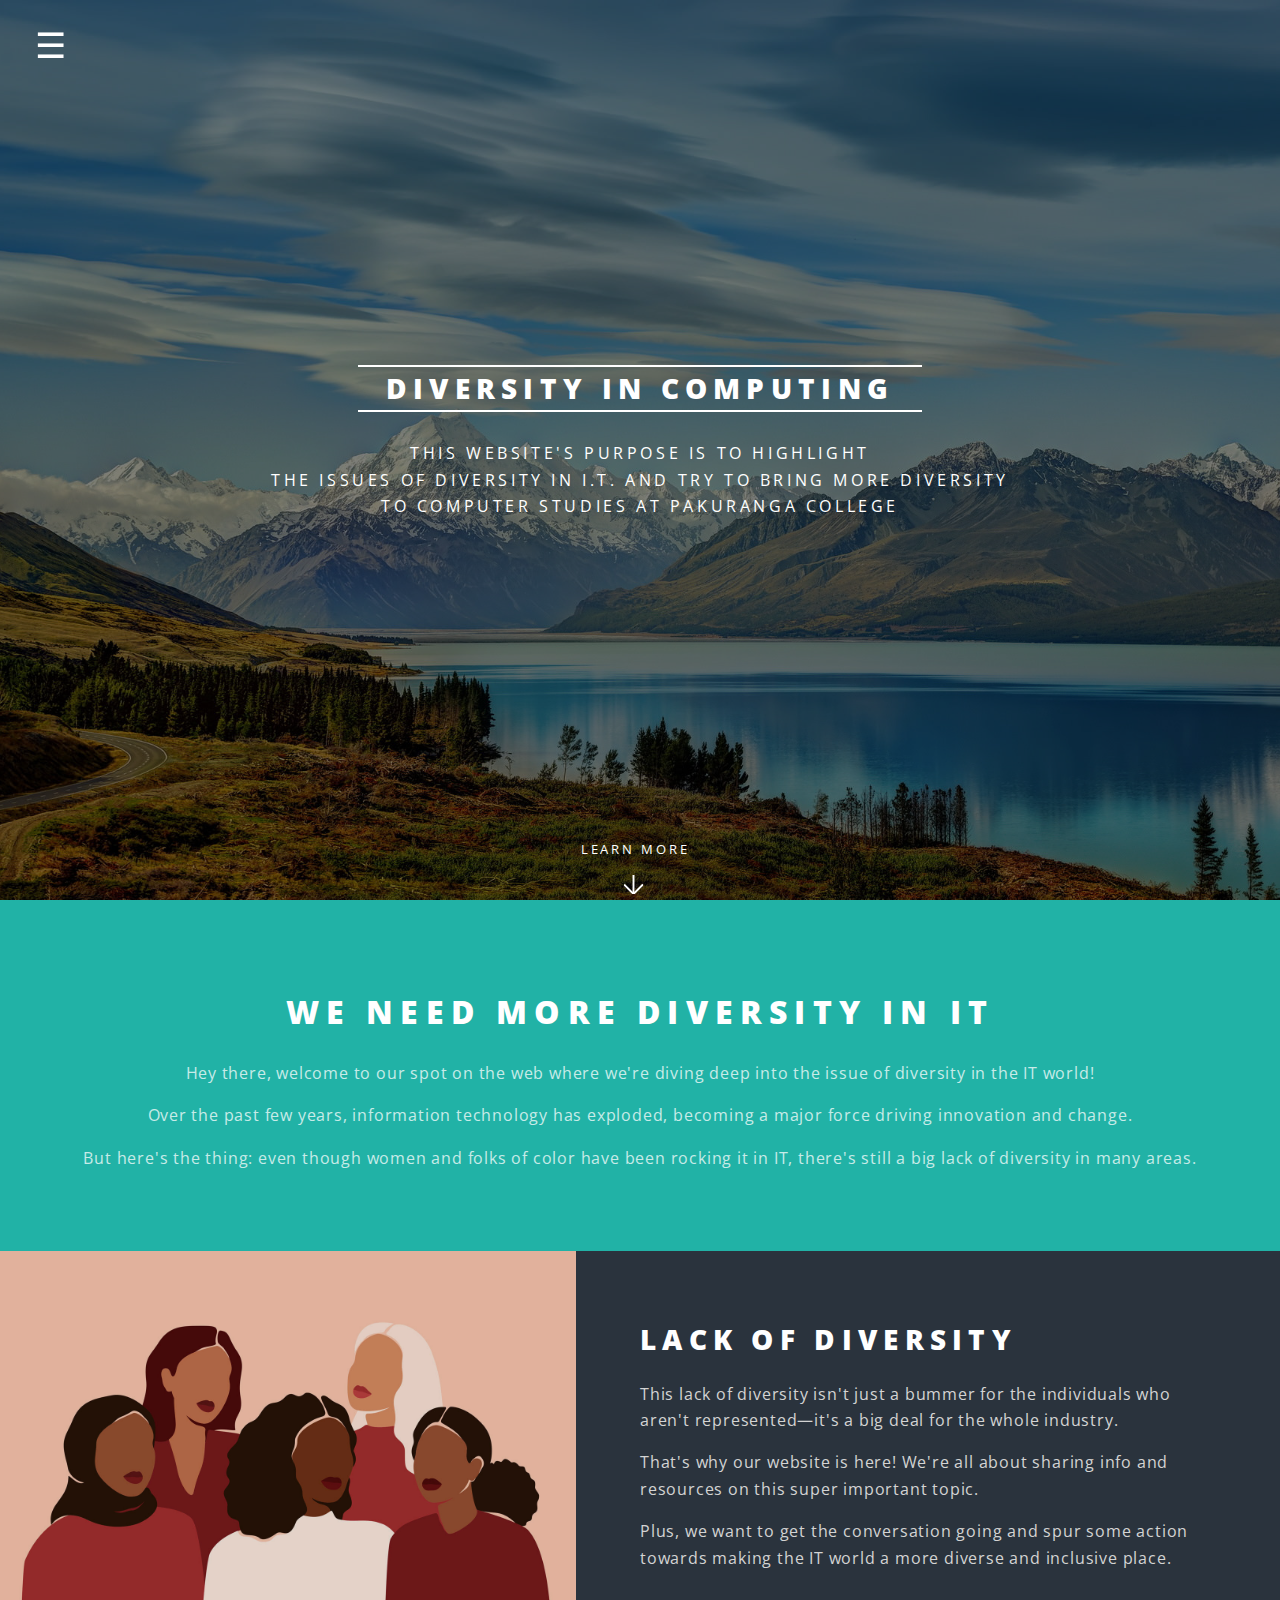
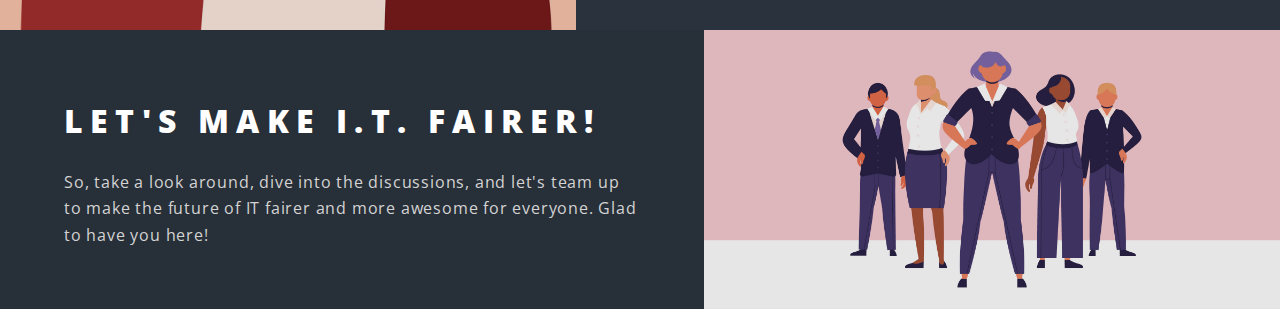
<file: 12COM Website V.3/index.html>
<!DOCTYPE HTML>
<html lang="en">
<head>
    <title>Diversity</title>
    <meta charset="utf-8">
    <meta name="viewport" content="width=device-width, initial-scale=1">
    <link href="https://cdn.jsdelivr.net/npm/bootstrap@5.3.3/dist/css/bootstrap.min.css" rel="stylesheet" integrity="sha384-QWTKZyjpPEjISv5WaRU9OFeRpok6YctnYmDr5pNlyT2bRjXh0JMhjY6hW+ALEwIH" crossorigin="anonymous">
    <link rel="stylesheet" href="css/main.css">
    <link rel="stylesheet" href="css/nav.css">
    <script src="js/nav.js"></script>
    <script src="https://cdn.jsdelivr.net/npm/bootstrap@5.3.3/dist/js/bootstrap.bundle.min.js" integrity="sha384-YvpcrYf0tY3lHB60NNkmXc5s9fDVZLESaAA55NDzOxhy9GkcIdslK1eN7N6jIeHz" crossorigin="anonymous"></script>
</head>
<body class="landing">
    <!-- Nav List -->
    <div id="sidenav" class="sidenav">
        <a href="javascript:void(0)" class="closebtn" onclick="closeNav()">&times;</a>
            <a href="#">&#8250;Home</a>
            <a href="advantages.html">Advantages</a>
            <a href="inclusivity.html">AI Inclusivity</a>
            <a href="careers.html">Careers in IT</a>
            <a href="kaitiakitanga.html">Kaitiakitanga</a>
            <a href="education.html">Women Education</a>
            <a href="industry.html">Women Industry</a>
            <a href="strategy.html">Women Strategy</a>
    </div>

    <!-- Nav Menu -->
    <span class="menu" onclick="openNav()">&#9776;</span>

    <!-- Page Wrapper -->
    <div id="page-wrapper">

    <!-- Banner -->
    <section id="banner">
        <div class="inner">
            <h2>Diversity In Computing</h2>
            <p>This website's purpose is to highlight<br>
                the issues of diversity in I.T. and try to bring more diversity<br>
                to Computer Studies at Pakuranga College</p>
        </div>
        <a href="#one" class="more">Learn More</a>
    </section>

    <!-- Section One -->
    <section id="one" class="wrapper style1 special">
        <div class="inner">
            <header class="major">
                <h2>We Need More Diversity in IT</h2>
                <p>Hey there, welcome to our spot on the web where we're diving deep into the issue of diversity in the IT world!</p>
                <p>Over the past few years, information technology has exploded, becoming a major force driving innovation and change.</p>
                <p>But here's the thing: even though women and folks of color have been rocking it in IT, there's still a big lack of diversity in many areas.</p>
            </header>
        </div>
    </section>

    <!-- Section Two -->
    <div id="two" class="wrapper alt style2">
        <section class="spotlight">
            <div class="image"><img src="images/pic01.jpg" alt="Group of Diverse Women"> </div><div class="content">
                <h3>Lack of Diversity</h3>
                <p>This lack of diversity isn't just a bummer for the individuals who aren't represented—it's a big deal for the whole industry.</p>
                <p>That's why our website is here! We're all about sharing info and resources on this super important topic.</p>
                <p>Plus, we want to get the conversation going and spur some action towards making the IT world a more diverse and inclusive place.</p>
            </div>
        </section>
        <section class="spotlight">
            <div class="image"><img src="images/pic02.jpg" alt="Group of Diverse Workers"> </div><div class="content">
                <h2>Let's make I.T. fairer!</h2>
                <p>So, take a look around, dive into the discussions,
                    and let's team up to make the future of IT fairer and more awesome for everyone. Glad to have you here!
                </p>
            </div>
        </section>
    </div>
</div>

    <script>
    document.addEventListener('DOMContentLoaded', applyNavState);
    </script>
</body>
</html>
</file>
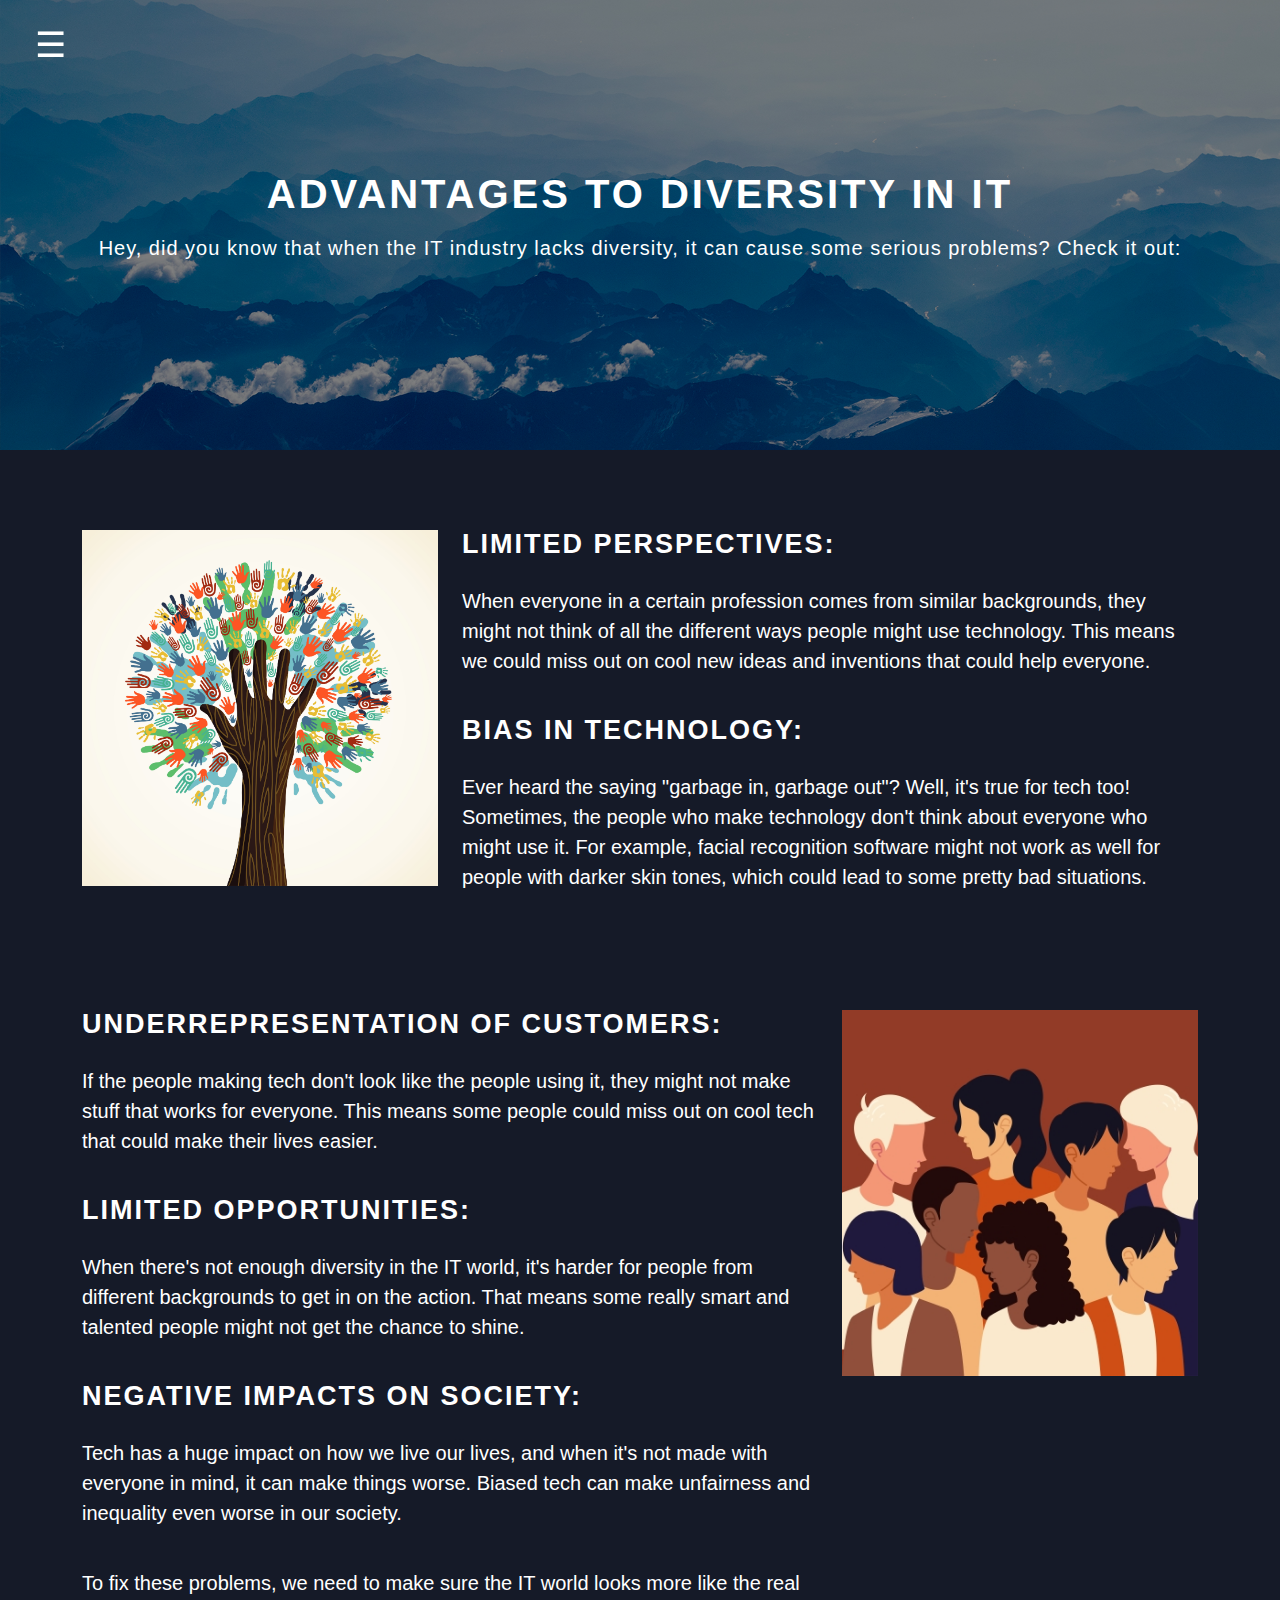
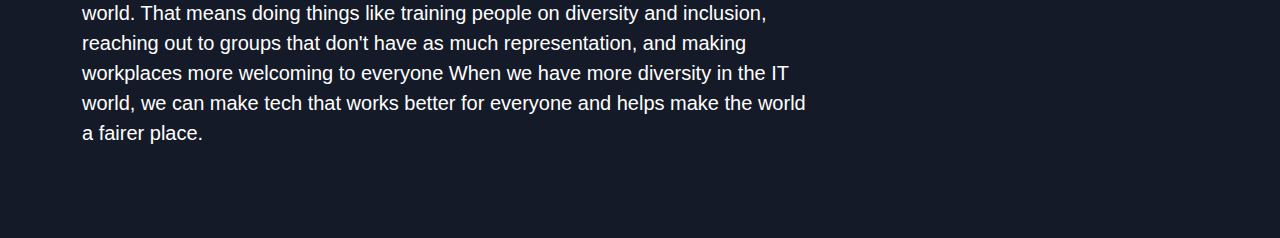
<file: 12COM Website V.3/advantages.html>
<!DOCTYPE html>
<html lang="en">
<head>
    <title>Diversity Advantages</title>
    <meta charset="utf-8">
    <meta name="viewport" content="width=device-width, initial-scale=1">
    <link href="https://cdn.jsdelivr.net/npm/bootstrap@5.3.3/dist/css/bootstrap.min.css" rel="stylesheet" integrity="sha384-QWTKZyjpPEjISv5WaRU9OFeRpok6YctnYmDr5pNlyT2bRjXh0JMhjY6hW+ALEwIH" crossorigin="anonymous">
    <link rel="stylesheet" href="css/advantages.css">
    <link rel="stylesheet" href="css/nav.css">
    <script src="js/nav.js"></script>
    <script src="https://cdn.jsdelivr.net/npm/bootstrap@5.3.3/dist/js/bootstrap.bundle.min.js" integrity="sha384-YvpcrYf0tY3lHB60NNkmXc5s9fDVZLESaAA55NDzOxhy9GkcIdslK1eN7N6jIeHz" crossorigin="anonymous"></script>
</head>
<body>
       <!-- Nav List -->
       <div id="sidenav" class="sidenav">
        <a href="javascript:void(0)" class="closebtn" onclick="closeNav()">&times;</a>
            <a href="index.html">Home</a>
            <a href="#">&#8250;Advantages</a>
            <a href="inclusivity.html">AI Inclusivity</a>
            <a href="careers.html">Careers in IT</a>
            <a href="kaitiakitanga.html">Kaitiakitanga</a>
            <a href="education.html">Women Education</a>
            <a href="industry.html">Women Industry</a>
            <a href="strategy.html">Women Strategy</a>
    </div>

    <!-- Nav Menu -->
    <span class="menu" onclick="openNav()">&#9776;</span>

    <!-- Page Wrapper -->
    <div id="page-wrapper">

        <div class="banner">
            <h1>Advantages to Diversity in IT</h1>
            <p>Hey, did you know that when the IT industry lacks diversity, it can cause some serious problems? Check it out:</p>
        </div>
        <div class="body-content">
                <section class="image-text">
                    <div class="container">
                        <div class="row">
                            <!-- 1st Image -->
                            <div class="col-md-4">
                                <img src="images/diversity.jpg" class="img-responsive img-text img-1" alt="Hands">
                            </div>
                            <div class="col-md-8">
                                <div class="image-text-text larger-text">
                                    <h2 class="div">Limited Perspectives:</h2>
                                    <p class="paragraphs">
                                        When everyone in a certain profession comes from similar backgrounds, they might not think of all the different ways people might use technology. This means we could miss out on cool new ideas and inventions that could help everyone.
                                    </p>
                                    <h2 class="div">Bias in Technology:</h2>
                                    <p class="paragraphs">
                                        Ever heard the saying "garbage in, garbage out"? Well, it's true for tech too! Sometimes, the people who make technology don't think about everyone who might use it. For example, facial recognition software might not work as well for people with darker skin tones, which could lead to some pretty bad situations.
                                    </p>
                                </div>
                            </div>
                        </div>
                        <div class="row mt-5">
                            <div class="col-md-8">
                                <div class="image-text-text larger-text">
                                    <h2 class="div">Underrepresentation of Customers:</h2>
                                    <p class="paragraphs">
                                        If the people making tech don't look like the people using it, they might not make stuff that works for everyone. This means some people could miss out on cool tech that could make their lives easier.
                                    </p>
                                    <h2 class="div">Limited Opportunities:</h2>
                                    <p class="paragraphs">
                                        When there's not enough diversity in the IT world, it's harder for people from different backgrounds to get in on the action. That means some really smart and talented people might not get the chance to shine.
                                    </p>
                                    <h2 class="div">Negative Impacts on Society:</h2>
                                    <p class="paragraphs">
                                        Tech has a huge impact on how we live our lives, and when it's not made with everyone in mind, it can make things worse. Biased tech can make unfairness and inequality even worse in our society.
                                    </p>
                                    <p class="paragraphs">
                                        To fix these problems, we need to make sure the IT world looks more like the real world. That means doing things like training people on diversity and inclusion, reaching out to groups that don't have as much representation, and making workplaces more welcoming to everyone
                                        When we have more diversity in the IT world, we can make tech that works better for everyone and helps make the world a fairer place.
                                    </p>
                                </div>
                            </div>
                            <!-- 2nd Image -->
                            <div class="col-md-4 order-md-2">
                                <img src="images/workplace_diversity.jpg" class="img-responsive img-text img-2" alt="Workplace Diversity">
                            </div>
                        </div>
                    </div>
                </section>
            </div>
        </div>
<script>
    document.addEventListener('DOMContentLoaded', applyNavState);
</script>
</body>
</html>
</file>
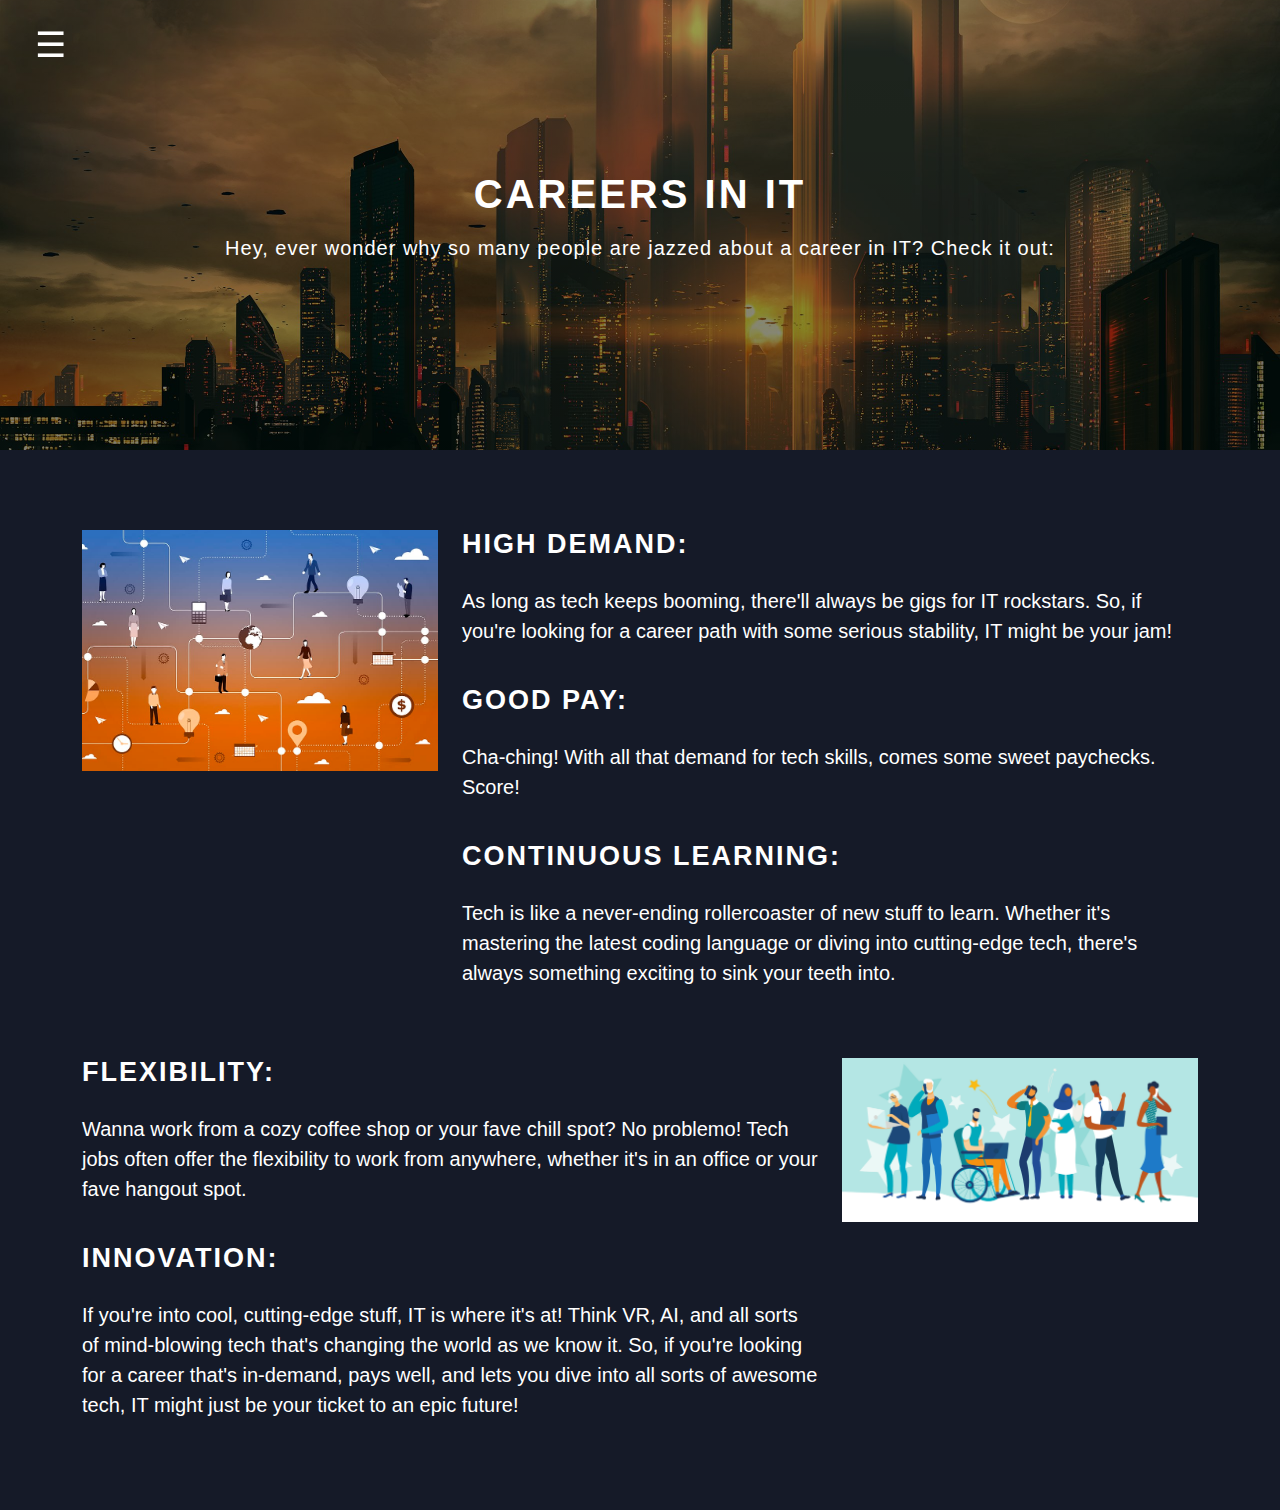
<file: 12COM Website V.3/careers.html>
<!DOCTYPE html>
<html lang="en">
<head>
    <title>Careers in IT</title>
    <meta charset="utf-8">
    <meta name="viewport" content="width=device-width, initial-scale=1">
    <link href="https://cdn.jsdelivr.net/npm/bootstrap@5.3.3/dist/css/bootstrap.min.css" rel="stylesheet" integrity="sha384-QWTKZyjpPEjISv5WaRU9OFeRpok6YctnYmDr5pNlyT2bRjXh0JMhjY6hW+ALEwIH" crossorigin="anonymous">
    <link rel="stylesheet" href="css/careers.css">
    <link rel="stylesheet" href="css/nav.css">
    <script src="js/nav.js"></script>
    <script src="https://cdn.jsdelivr.net/npm/bootstrap@5.3.3/dist/js/bootstrap.bundle.min.js" integrity="sha384-YvpcrYf0tY3lHB60NNkmXc5s9fDVZLESaAA55NDzOxhy9GkcIdslK1eN7N6jIeHz" crossorigin="anonymous"></script>
</head>
<body>
       <!-- Nav List -->
       <div id="sidenav" class="sidenav">
        <a href="javascript:void(0)" class="closebtn" onclick="closeNav()">&times;</a>
            <a href="index.html">Home</a>
            <a href="advantages.html">Advantages</a>
            <a href="inclusivity.html">AI Inclusivity</a>
            <a href="#">&#8250;Careers in IT</a>
            <a href="kaitiakitanga.html">Kaitiakitanga</a>
            <a href="education.html">Women Education</a>
            <a href="industry.html">Women Industry</a>
            <a href="strategy.html">Women Strategy</a>
    </div>

    <!-- Nav Menu -->
    <span class="menu" onclick="openNav()">&#9776;</span>

    <!-- Page Wrapper -->
    <div id="page-wrapper">

        <div class="banner">
            <h1>Careers in IT</h1>
             <p class="bannertext">Hey, ever wonder why so many people are jazzed about a career in IT? Check it out:</p>
        </div>
        <div class="body-content">
                <section class="image-text">
                    <div class="container">
                        <div class="row">
                            <!-- 1st Image -->
                            <div class="col-md-4">
                                <img src="images/career.jpg" class="img-responsive img-text img-1" alt="IT Pathways">
                            </div>
                            <div class="col-md-8">
                                <div class="image-text-text larger-text">
                                    <h2 class="div">High Demand: </h2>
                                    <p class="paragraphs">
                                        As long as tech keeps booming, there'll always be gigs for IT rockstars. So, if you're looking for a career path with some serious stability, IT might be your jam!
                                    </p>
                                    <h2 class="div">Good Pay:</h2>
                                    <p class="paragraphs">
                                        Cha-ching! With all that demand for tech skills, comes some sweet paychecks. Score!
                                    </p>
                                    <h2 class="div">Continuous Learning:</h2>
                                    <p class="paragraphs">
                                        Tech is like a never-ending rollercoaster of new stuff to learn. Whether it's mastering the latest coding language or diving into cutting-edge tech, there's always something exciting to sink your teeth into.
                                    </p>
                                </div>
                            </div>
                        </div>
                        <div class="row">
                            <div class="col-md-8">
                                <div class="image-text-text larger-text">
                                    <h2 class="div">Flexibility:</h2>
                                    <p class="paragraphs">
                                        Wanna work from a cozy coffee shop or your fave chill spot? No problemo! Tech jobs often offer the flexibility to work from anywhere, whether it's in an office or your fave hangout spot.
                                    </p>
                                    <h2 class="div">Innovation:</h2>
                                    <p class="paragraphs">
                                        If you're into cool, cutting-edge stuff, IT is where it's at! Think VR, AI, and all sorts of mind-blowing tech that's changing the world as we know it. So, if you're looking for a career that's in-demand, pays well, and lets you dive into all sorts of awesome tech, IT might just be your ticket to an epic future!
                                    </p>
                                </div>
                            </div>
                            <!-- 2nd Image -->
                            <div class="col-md-4 order-md-2">
                                <img src="images/innovation.png" class="img-responsive img-text img-2" alt="IT Workers">
                            </div>
                        </div>
                    </div>
                </section>
            </div>
        </div>
<script>
    document.addEventListener('DOMContentLoaded', applyNavState);
    </script>
</body>
</html>
</file>
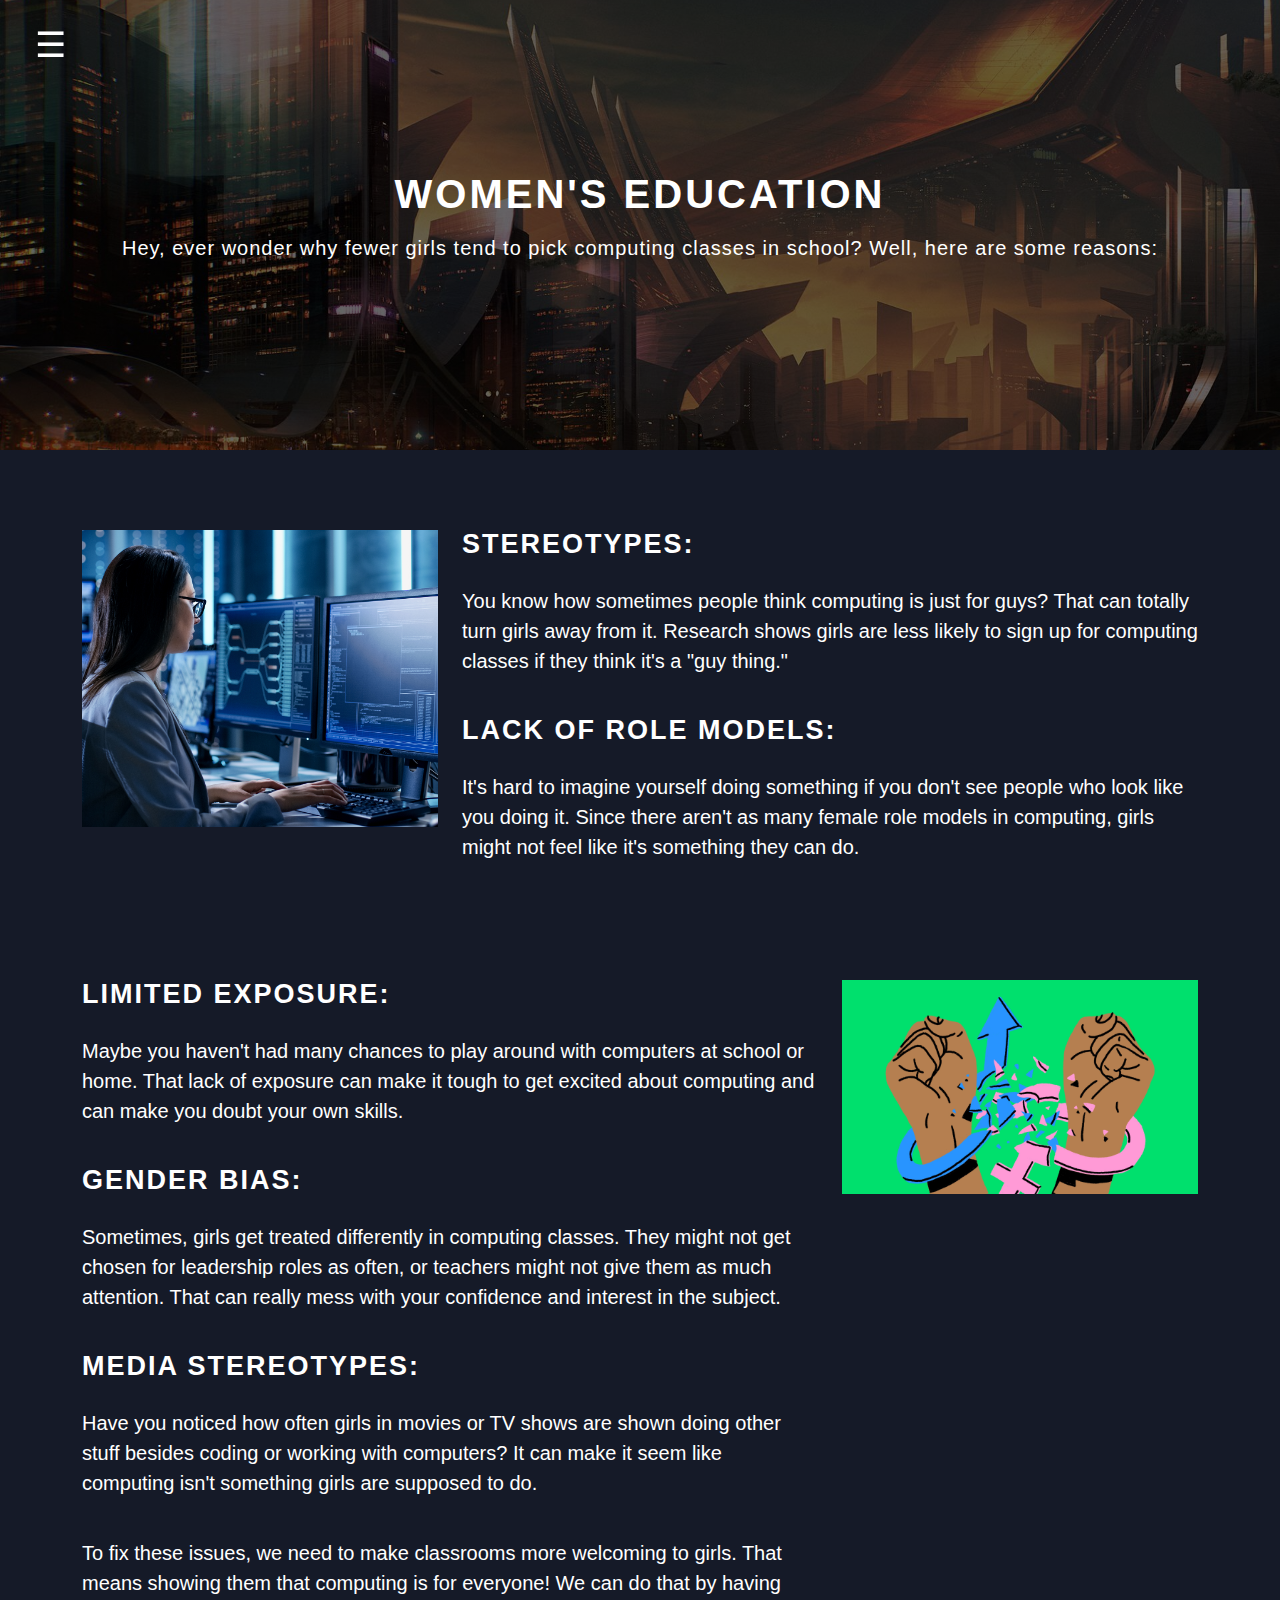
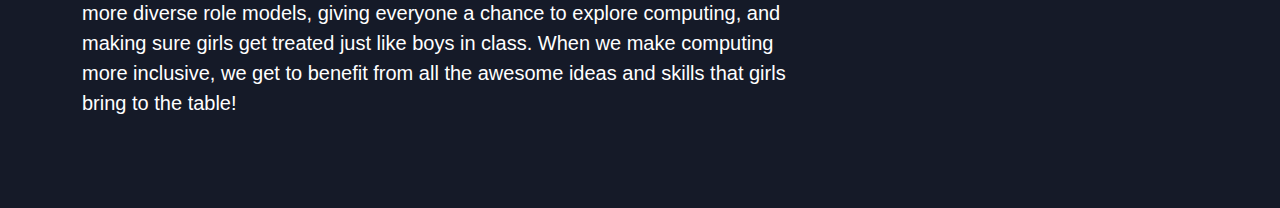
<file: 12COM Website V.3/education.html>
<!DOCTYPE html>
<html lang="en">
<head>
    <title>Women's Education</title>
    <meta charset="utf-8">
    <meta name="viewport" content="width=device-width, initial-scale=1">
    <link href="https://cdn.jsdelivr.net/npm/bootstrap@5.3.3/dist/css/bootstrap.min.css" rel="stylesheet" integrity="sha384-QWTKZyjpPEjISv5WaRU9OFeRpok6YctnYmDr5pNlyT2bRjXh0JMhjY6hW+ALEwIH" crossorigin="anonymous">
    <link rel="stylesheet" href="css/education.css">
    <link rel="stylesheet" href="css/nav.css">
    <script src="js/nav.js"></script>
    <script src="https://cdn.jsdelivr.net/npm/bootstrap@5.3.3/dist/js/bootstrap.bundle.min.js" integrity="sha384-YvpcrYf0tY3lHB60NNkmXc5s9fDVZLESaAA55NDzOxhy9GkcIdslK1eN7N6jIeHz" crossorigin="anonymous"></script>
</head>
<body>
    <!-- Nav List -->
    <div id="sidenav" class="sidenav">
        <a href="javascript:void(0)" class="closebtn" onclick="closeNav()">&times;</a>
        <a href="index.html">Home</a>
        <a href="advantages.html">Advantages</a>
        <a href="inclusivity.html">AI Inclusivity</a>
        <a href="careers.html">Careers in IT</a>
        <a href="kaitiakitanga.html">Kaitiakitanga</a>
        <a href="#">&#8250;Women Education</a>
        <a href="industry.html">Women Industry</a>
        <a href="strategy.html">Women Strategy</a>
    </div>

    <!-- Nav Menu -->
    <span class="menu" onclick="openNav()">&#9776;</span>

    <!-- Page Wrapper -->
    <div id="page-wrapper">

        <div class="banner">
            <h1>Women's Education</h1>
            <p class="bannertext">Hey, ever wonder why fewer girls tend to pick computing classes in school? Well, here are some reasons:</p>
        </div>
        <div class="body-content">
            <section class="image-text">
                <div class="container">
                    <div class="row">
                        <!-- 1st Image -->
                        <div class="col-md-4">
                            <img src="images/education.jpg" class="img-responsive img-text img-1" alt="Woman in IT">
                        </div>
                        <div class="col-md-8">
                            <p class="image-text-text larger-text">
                                <h2 class="div">Stereotypes:</h2>
                                <p class="paragraphs">
                                    You know how sometimes people think computing is just for guys? That can totally turn girls away from it. Research shows girls are less likely to sign up for computing classes if they think it's a "guy thing."
                                </p>
                                <h2 class="div">Lack of Role Models:</h2>
                                <p class="paragraphs">
                                    It's hard to imagine yourself doing something if you don't see people who look like you doing it. Since there aren't as many female role models in computing, girls might not feel like it's something they can do.
                                </p>
                            </div>
                        </div>
                        <div class="row mt-5">
                            <div class="col-md-8">
                                <p class="image-text-text larger-text">
                                    <h2 class="div">Limited Exposure:</h2>
                                    <p class="paragraphs">
                                        Maybe you haven't had many chances to play around with computers at school or home. That lack of exposure can make it tough to get excited about computing and can make you doubt your own skills.
                                    </p>
                                    <h2 class="div">Gender Bias:</h2>
                                    <p class="paragraphs">
                                        Sometimes, girls get treated differently in computing classes. They might not get chosen for leadership roles as often, or teachers might not give them as much attention. That can really mess with your confidence and interest in the subject.
                                    </p>
                                    <h2 class="div">Media Stereotypes:</h2>
                                    <p class="paragraphs">
                                        Have you noticed how often girls in movies or TV shows are shown doing other stuff besides coding or working with computers? It can make it seem like computing isn't something girls are supposed to do.
                                    </p>
                                    <p class="paragraphs">To fix these issues, we need to make classrooms more welcoming to girls. That means showing them that computing is for everyone! We can do that by having more diverse role models, giving everyone a chance to explore computing, and making sure girls get treated just like boys in class. When we make computing more inclusive, we get to benefit from all the awesome ideas and skills that girls bring to the table!</p>
                                </div>
                                <!-- 2nd Image -->
                                <div class="col-md-4">
                                    <img src="images/stereotypes.jpg" class="img-responsive img-text img-2" alt="Breaking Gender Bias">
                                </div>
                            </div>
                        </div>
                    </section>
                </div>
            </div>
            <script>
                document.addEventListener('DOMContentLoaded', applyNavState);
            </script>
        </body>
        </html>
</file>
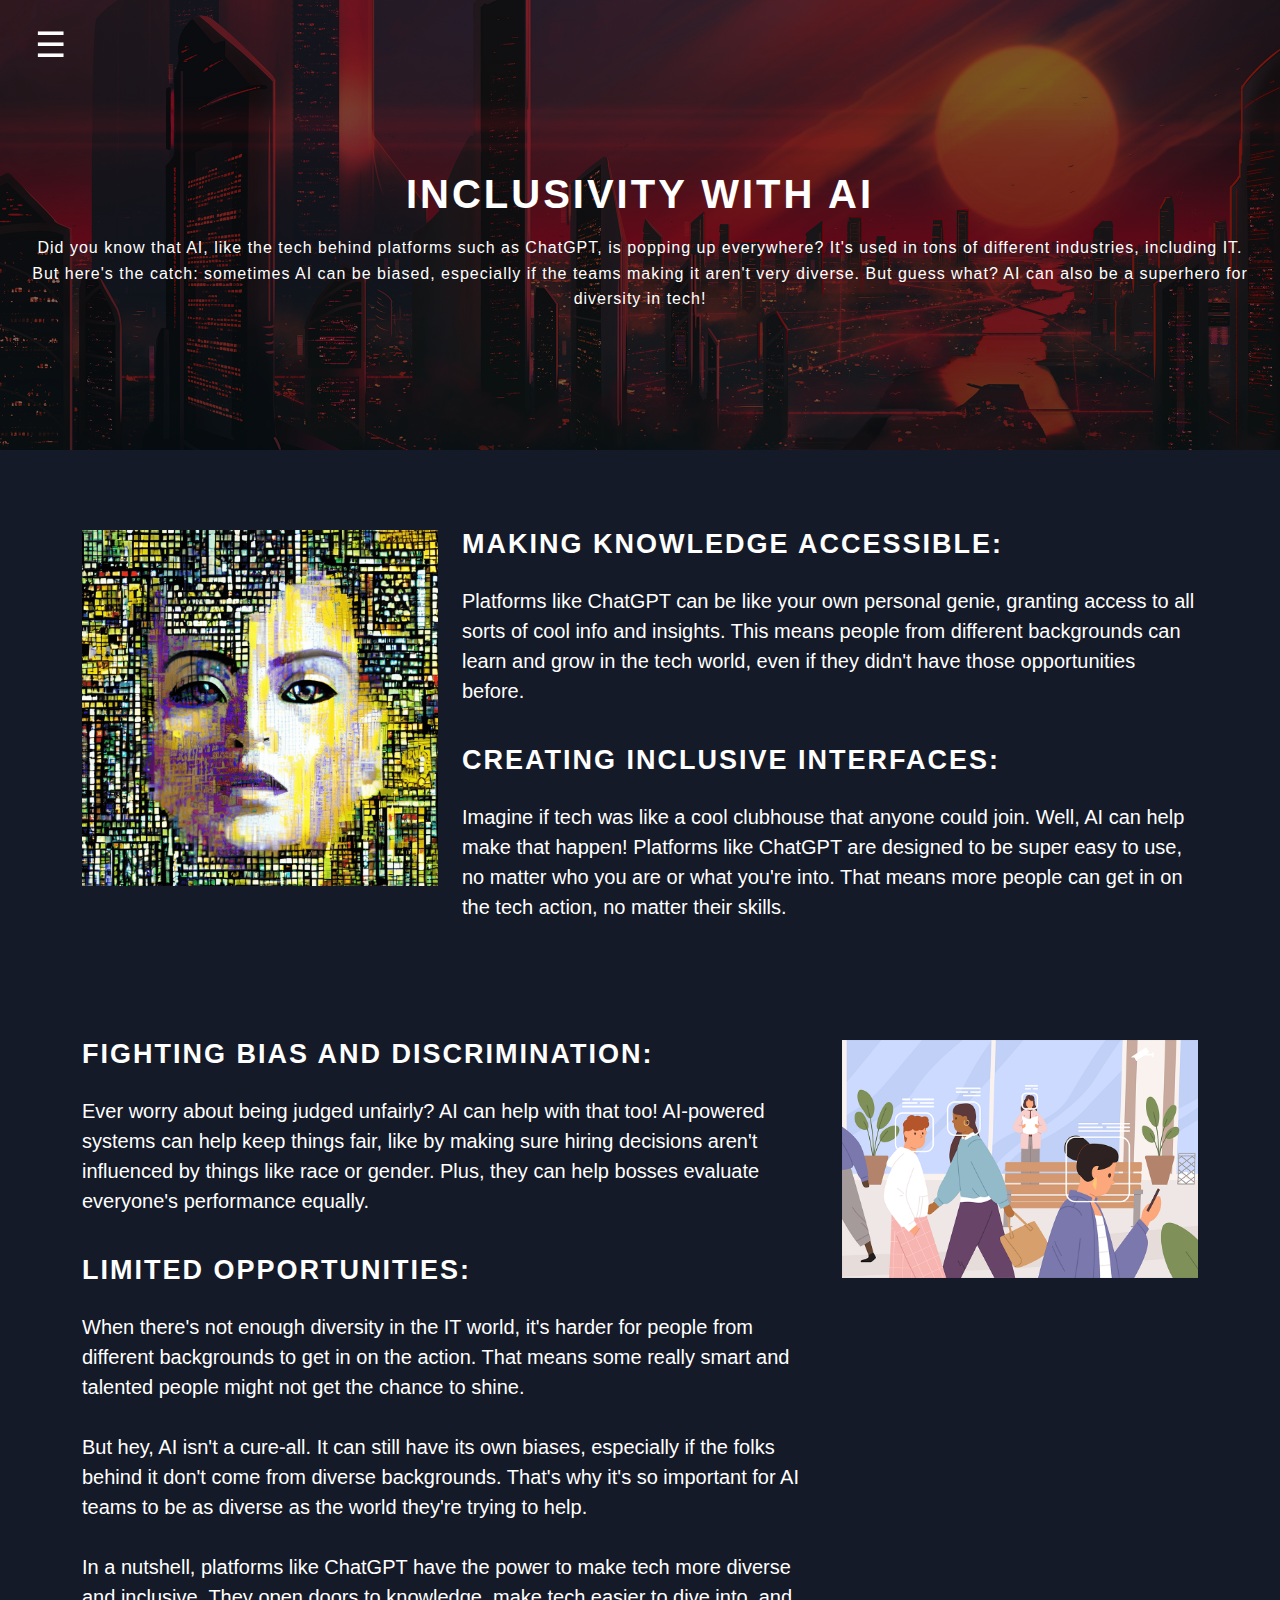
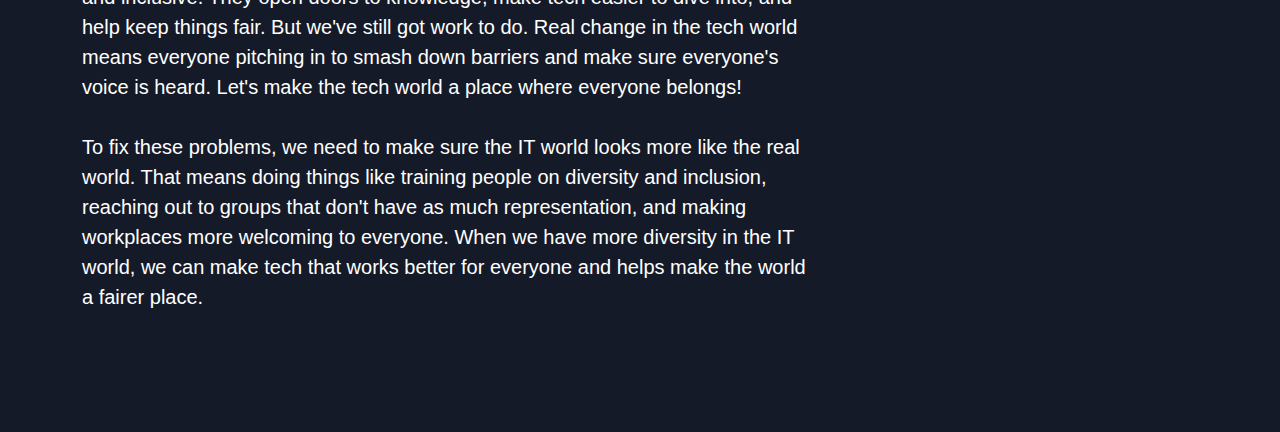
<file: 12COM Website V.3/inclusivity.html>
<!DOCTYPE html>
<html lang="en">
<head>
    <title>AI Inclusivity</title>
    <meta charset="utf-8">
    <meta name="viewport" content="width=device-width, initial-scale=1">
    <link href="https://cdn.jsdelivr.net/npm/bootstrap@5.3.3/dist/css/bootstrap.min.css" rel="stylesheet" integrity="sha384-QWTKZyjpPEjISv5WaRU9OFeRpok6YctnYmDr5pNlyT2bRjXh0JMhjY6hW+ALEwIH" crossorigin="anonymous">
    <link rel="stylesheet" href="css/inclusivity.css">
    <link rel="stylesheet" href="css/nav.css">
    <script src="js/nav.js"></script>
    <script src="https://cdn.jsdelivr.net/npm/bootstrap@5.3.3/dist/js/bootstrap.bundle.min.js" integrity="sha384-YvpcrYf0tY3lHB60NNkmXc5s9fDVZLESaAA55NDzOxhy9GkcIdslK1eN7N6jIeHz" crossorigin="anonymous"></script>
</head>
<body>
       <!-- Nav List -->
       <div id="sidenav" class="sidenav">
        <a href="javascript:void(0)" class="closebtn" onclick="closeNav()">&times;</a>
            <a href="index.html">Home</a>
            <a href="advantages.html">Advantages</a>
            <a href="#">&#8250;AI Inclusivity</a>
            <a href="careers.html">Careers in IT</a>
            <a href="kaitiakitanga.html">Kaitiakitanga</a>
            <a href="education.html">Women Education</a>
            <a href="industry.html">Women Industry</a>
            <a href="strategy.html">Women Strategy</a>
    </div>

    <!-- Nav Menu -->
    <span class="menu" onclick="openNav()">&#9776;</span>

    <!-- Page Wrapper -->
    <div id="page-wrapper">

        <div class="banner">
            <h1>Inclusivity with AI</h1>
             <p class="bannertext">Did you know that AI, like the tech behind platforms such as ChatGPT, is popping up everywhere? It's used in tons of different industries, including IT.
                <p>But here's the catch: sometimes AI can be biased, especially if the teams making it aren't very diverse. But guess what? AI can also be a superhero for diversity in tech!</p>
        </div>
        <div class="body-content">
                <section class="image-text">
                    <div class="container">
                        <div class="row">
                            <!-- 1st Image -->
                            <div class="col-md-4">
                                <img src="images/AI.png" class="img-responsive img-text img-1" alt="AI Art">
                            </div>
                            <div class="col-md-8">
                                <div class="image-text-text larger-text">
                                    <h2 class="div">Making Knowledge Accessible:</h2>
                                    <p class="paragraphs">
                                        Platforms like ChatGPT can be like your own personal genie, granting access to all sorts of cool info and insights. This means people from different backgrounds can learn and grow in the tech world, even if they didn't have those opportunities before.
                                    </p>
                                    <h2 class="div">Creating Inclusive Interfaces:</h2>
                                    <p class="paragraphs">
                                        Imagine if tech was like a cool clubhouse that anyone could join. Well, AI can help make that happen! Platforms like ChatGPT are designed to be super easy to use, no matter who you are or what you're into. That means more people can get in on the tech action, no matter their skills.
                                    </p>
                                </div>
                            </div>
                        </div>
                        <div class="row mt-5">
                            <div class="col-md-8">
                                <div class="image-text-text larger-text">
                                    <h2 class="div">Fighting Bias and Discrimination:</h2>
                                    <p class="paragraphs">
                                        Ever worry about being judged unfairly? AI can help with that too! AI-powered systems can help keep things fair, like by making sure hiring decisions aren't influenced by things like race or gender. Plus, they can help bosses evaluate everyone's performance equally.
                                    </p>
                                    <h2 class="div">Limited Opportunities:</h2>
                                    <p class="paragraphs">
                                    When there's not enough diversity in the IT world, it's harder for people from different backgrounds to get in on the action. That means some really smart and talented people might not get the chance to shine.<br></br>
                                    But hey, AI isn't a cure-all. It can still have its own biases, especially if the folks behind it don't come from diverse backgrounds. That's why it's so important for AI teams to be as diverse as the world they're trying to help.<br></br>
                                    In a nutshell, platforms like ChatGPT have the power to make tech more diverse and inclusive. They open doors to knowledge, make tech easier to dive into, and help keep things fair. But we've still got work to do. Real change in the tech world means everyone pitching in to smash down barriers and make sure everyone's voice is heard. Let's make the tech world a place where everyone belongs!<br></br>
                                    To fix these problems, we need to make sure the IT world looks more like the real world. That means doing things like training people on diversity and inclusion, reaching out to groups that don't have as much representation, and making workplaces more welcoming to everyone. When we have more diversity in the IT world, we can make tech that works better for everyone and helps make the world a fairer place.<br></br>
                                    </p>
                                </div>
                            </div>
                            <!-- 2nd Image -->
                            <div class="col-md-4 order-md-2">
                                <img src="images/AI_Bias.png" class="img-responsive img-text img-2" alt="Facial Recognition">
                            </div>
                        </div>
                    </div>
                </section>
            </div>
        </div>
<script>
    document.addEventListener('DOMContentLoaded', applyNavState);
    </script>
</body>
</html>
</file>
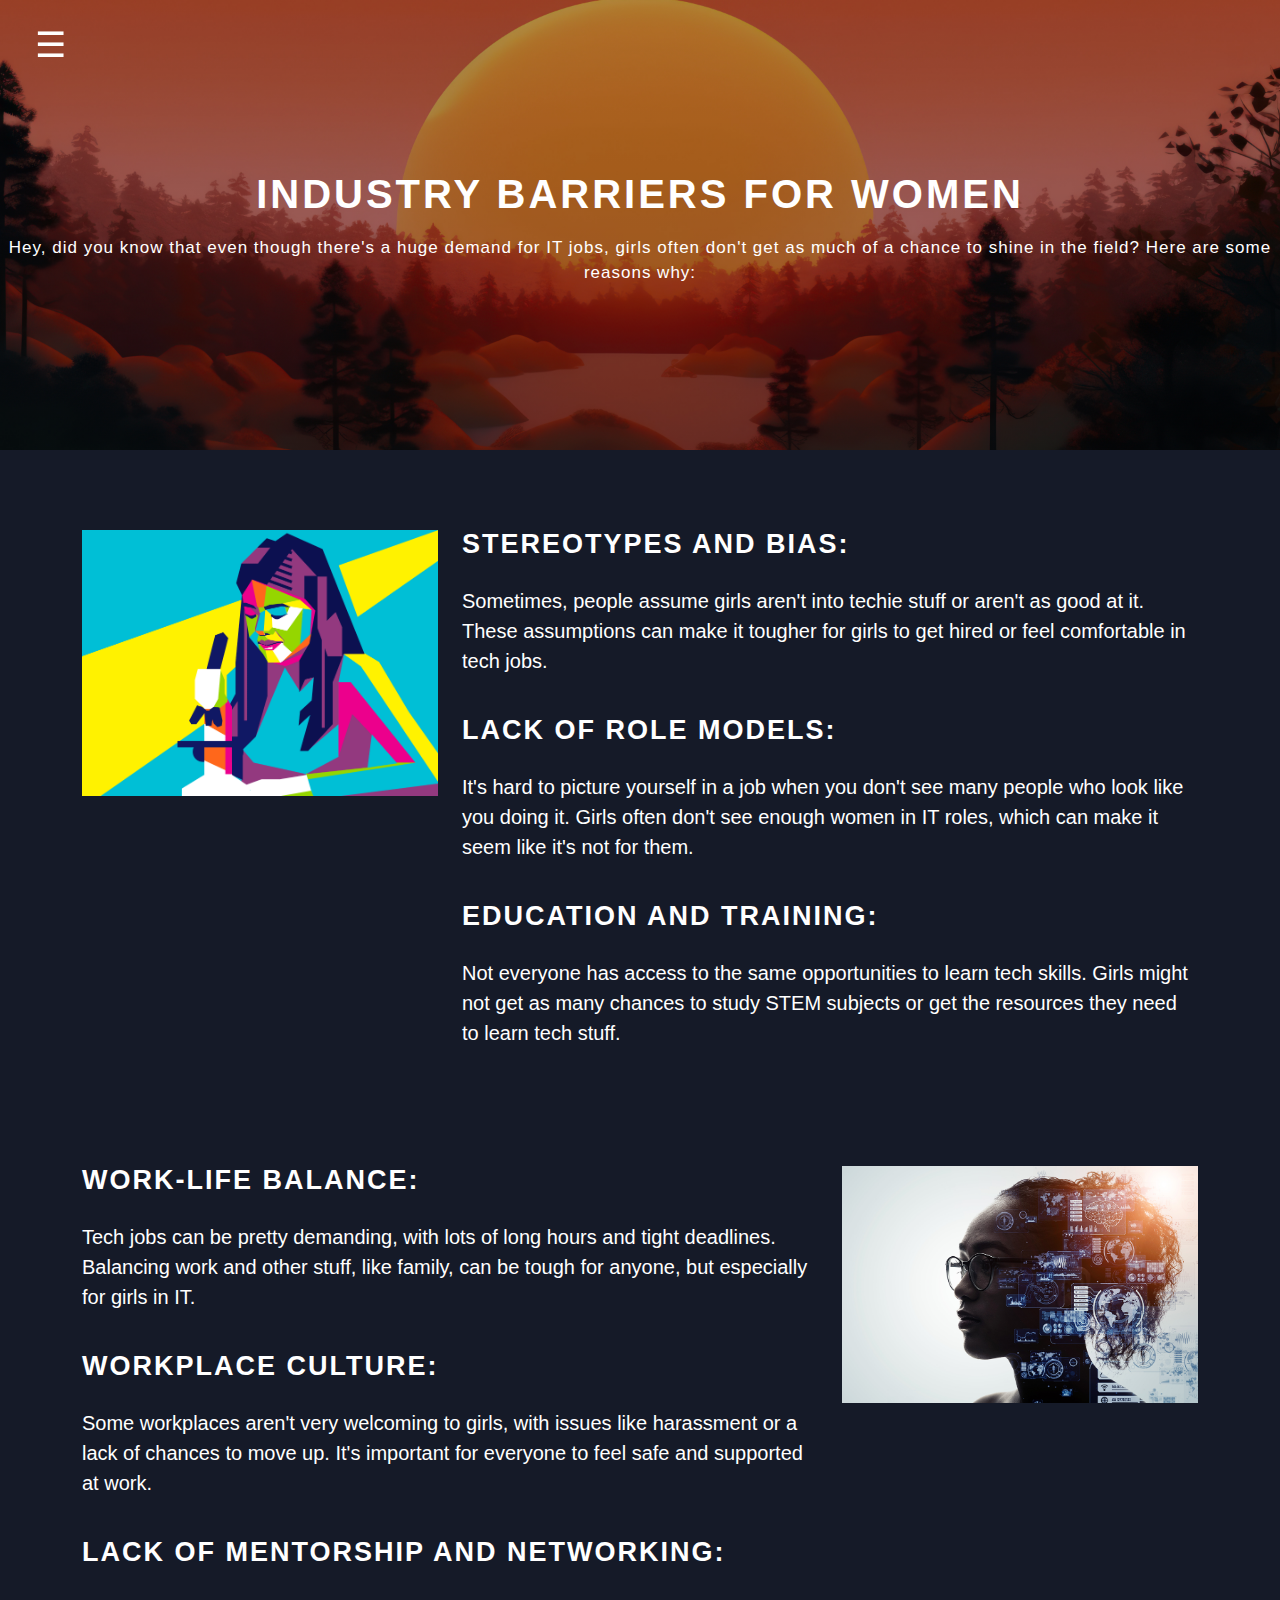
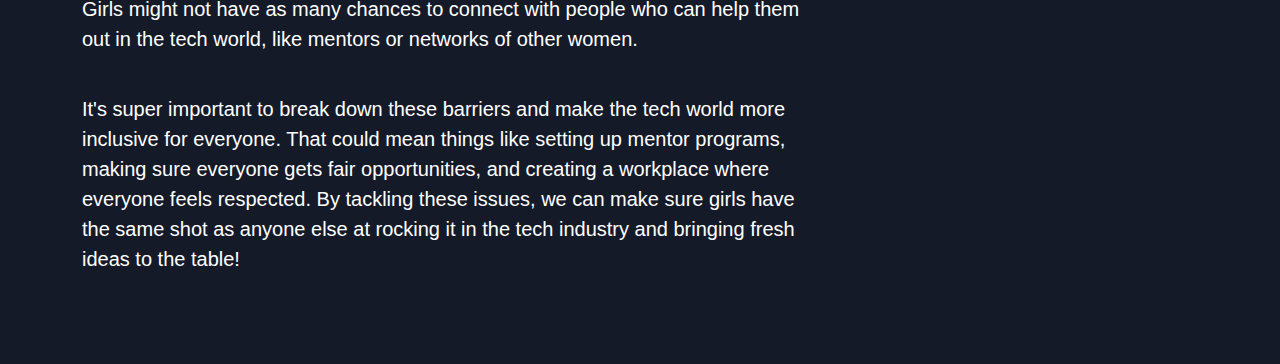
<file: 12COM Website V.3/industry.html>
<!DOCTYPE html>
<html lang="en">
<head>
    <title>Women Industry Barriers</title>
    <meta charset="utf-8">
    <meta name="viewport" content="width=device-width, initial-scale=1">
    <link href="https://cdn.jsdelivr.net/npm/bootstrap@5.3.3/dist/css/bootstrap.min.css" rel="stylesheet" integrity="sha384-QWTKZyjpPEjISv5WaRU9OFeRpok6YctnYmDr5pNlyT2bRjXh0JMhjY6hW+ALEwIH" crossorigin="anonymous">
    <link rel="stylesheet" href="css/industry.css">
    <link rel="stylesheet" href="css/nav.css">
    <script src="js/nav.js"></script>
    <script src="https://cdn.jsdelivr.net/npm/bootstrap@5.3.3/dist/js/bootstrap.bundle.min.js" integrity="sha384-YvpcrYf0tY3lHB60NNkmXc5s9fDVZLESaAA55NDzOxhy9GkcIdslK1eN7N6jIeHz" crossorigin="anonymous"></script>
</head>
<body>
       <!-- Nav List -->
       <div id="sidenav" class="sidenav">
        <a href="javascript:void(0)" class="closebtn" onclick="closeNav()">&times;</a>
            <a href="index.html">Home</a>
            <a href="advantages.html">Advantages</a>
            <a href="inclusivity.html">AI Inclusivity</a>
            <a href="careers.html">Careers in IT</a>
            <a href="kaitiakitanga.html">Kaitiakitanga</a>
            <a href="education.html">Women Education</a>
            <a href="#">&#8250;Women Industry</a>
            <a href="strategy.html">Women Strategy</a>
    </div>

    <!-- Nav Menu -->
    <span class="menu" onclick="openNav()">&#9776;</span>

    <!-- Page Wrapper -->
    <div id="page-wrapper">

        <div class="banner">
            <h1>Industry Barriers for Women</h1>
             <p class="bannertext">Hey, did you know that even though there's a huge demand for IT jobs, girls often don't get as much of a chance to shine in the field? Here are some reasons why:
            </p>
        </div>
        <div class="body-content">
                <section class="image-text">
                    <div class="container">
                        <div class="row">
                            <!-- 1st Image -->
                            <div class="col-md-4">
                                <img src="images/women_tech.png" class="img-responsive img-text img-1" alt="Woman using microscope">
                            </div>
                            <div class="col-md-8">
                                <div class="image-text-text larger-text">
                                    <h2 class="div">Stereotypes and Bias:</h2>
                                    <p class="paragraphs">
                                        Sometimes, people assume girls aren't into techie stuff or aren't as good at it. These assumptions can make it tougher for girls to get hired or feel comfortable in tech jobs.
                                    </p>
                                    <h2 class="div">Lack of Role Models:</h2>
                                    <p class="paragraphs">
                                        It's hard to picture yourself in a job when you don't see many people who look like you doing it. Girls often don't see enough women in IT roles, which can make it seem like it's not for them.
                                    </p>
                                    <h2 class="div">Education and Training:</h2>
                                    <p class="paragraphs">
                                        Not everyone has access to the same opportunities to learn tech skills. Girls might not get as many chances to study STEM subjects or get the resources they need to learn tech stuff.
                                    </p>
                                </div>
                            </div>
                        </div>
                        <div class="row mt-5">
                            <div class="col-md-8">
                                <div class="image-text-text larger-text">
                                    <h2 class="div">Work-Life Balance:</h2>
                                    <p class="paragraphs">
                                        Tech jobs can be pretty demanding, with lots of long hours and tight deadlines. Balancing work and other stuff, like family, can be tough for anyone, but especially for girls in IT.
                                    </p>
                                    <h2 class="div">Workplace Culture:</h2>
                                    <p class="paragraphs">
                                        Some workplaces aren't very welcoming to girls, with issues like harassment or a lack of chances to move up. It's important for everyone to feel safe and supported at work.
                                    </p>
                                    <h2 class="div">Lack of Mentorship and Networking:</h2>
                                    <p class="paragraphs">
                                        Girls might not have as many chances to connect with people who can help them out in the tech world, like mentors or networks of other women.
                                    </p>
                                    <p class="paragraphs">It's super important to break down these barriers and make the tech world more inclusive for everyone. That could mean things like setting up mentor programs, making sure everyone gets fair opportunities, and creating a workplace where everyone feels respected. By tackling these issues, we can make sure girls have the same shot as anyone else at rocking it in the tech industry and bringing fresh ideas to the table!
                                    </p>
                                </div>
                            </div>
                            <!-- 2nd Image -->
                            <div class="col-md-4">
                                <img src="images/barriers.jpg" class="img-responsive img-text img-2" alt="Woman with holograms">
                            </div>
                        </div>
                    </div>
                </section>
            </div>
        </div>
<script>
    document.addEventListener('DOMContentLoaded', applyNavState);
    </script>
</body>
</html>
</file>
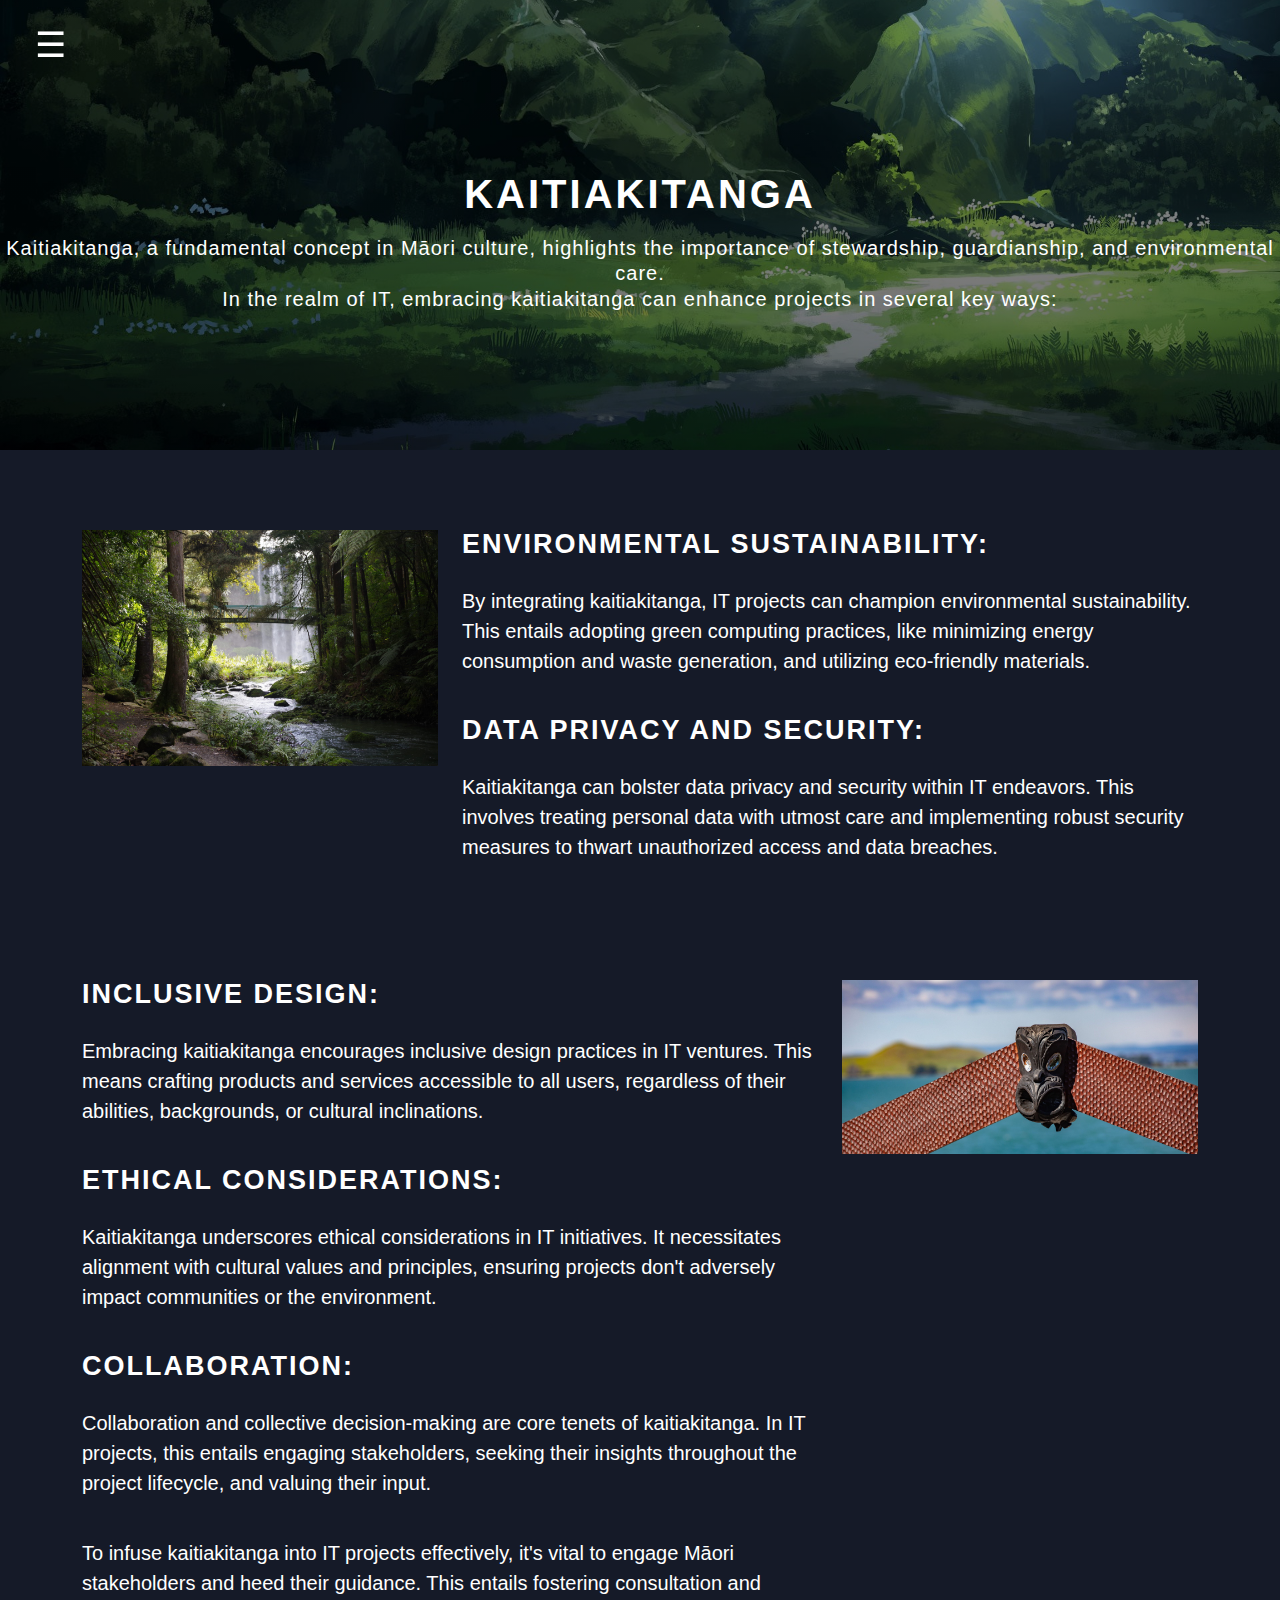
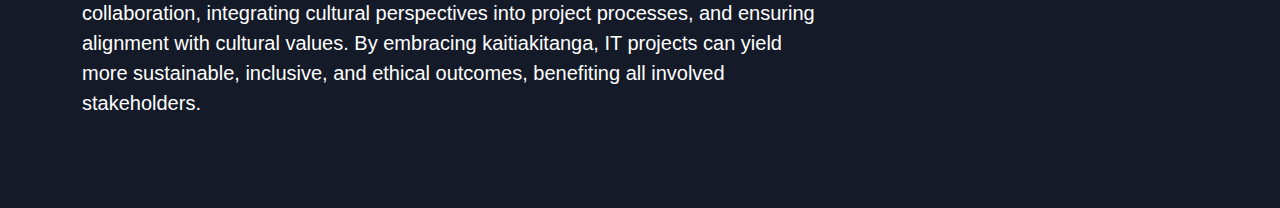
<file: 12COM Website V.3/kaitiakitanga.html>
<!DOCTYPE html>
<html lang="en">
<head>
    <title>Kaitiakitanga</title>
    <meta charset="utf-8">
    <meta name="viewport" content="width=device-width, initial-scale=1">
    <link href="https://cdn.jsdelivr.net/npm/bootstrap@5.3.3/dist/css/bootstrap.min.css" rel="stylesheet" integrity="sha384-QWTKZyjpPEjISv5WaRU9OFeRpok6YctnYmDr5pNlyT2bRjXh0JMhjY6hW+ALEwIH" crossorigin="anonymous">
    <link rel="stylesheet" href="css/kaitiakitanga.css">
    <link rel="stylesheet" href="css/nav.css">
    <script src="js/nav.js"></script>
    <script src="https://cdn.jsdelivr.net/npm/bootstrap@5.3.3/dist/js/bootstrap.bundle.min.js" integrity="sha384-YvpcrYf0tY3lHB60NNkmXc5s9fDVZLESaAA55NDzOxhy9GkcIdslK1eN7N6jIeHz" crossorigin="anonymous"></script>
</head>
<body>
    <!-- Nav List -->
    <div id="sidenav" class="sidenav">
        <a href="javascript:void(0)" class="closebtn" onclick="closeNav()">&times;</a>
        <a href="index.html">Home</a>
        <a href="advantages.html">Advantages</a>
        <a href="inclusivity.html">AI Inclusivity</a>
        <a href="careers.html">Careers in IT</a>
        <a href="#">&#8250;Kaitiakitanga</a>
        <a href="education.html">Women Education</a>
        <a href="industry.html">Women Industry</a>
        <a href="strategy.html">Women Strategy</a>
    </div>

    <!-- Nav Menu -->
    <span class="menu" onclick="openNav()">&#9776;</span>

    <!-- Page Wrapper -->
    <div id="page-wrapper">

        <div class="banner">
            <h1>Kaitiakitanga</h1>
            <p class="bannertext">Kaitiakitanga, a fundamental concept in Māori culture, highlights the importance of stewardship, guardianship, and environmental care.</p>
            <p>In the realm of IT, embracing kaitiakitanga can enhance projects in several key ways:</p>
        </div>
        <div class="body-content">
            <section class="image-text">
                <div class="container">
                    <div class="row">
                        <!-- 1st Image -->
                        <div class="col-md-4">
                            <img src="images/guardianship.jpeg" class="img-responsive img-text img-1" alt="Forest">
                        </div>
                        <div class="col-md-8">
                            <p class="image-text-text larger-text">
                                <h2 class="div">Environmental Sustainability:</h2>
                                <p class="paragraphs">
                                    By integrating kaitiakitanga, IT projects can champion environmental sustainability. This entails adopting green computing practices, like minimizing energy consumption and waste generation, and utilizing eco-friendly materials.
                                </p>
                                <h2 class="div">Data Privacy and Security:</h2>
                                <p class="paragraphs">
                                    Kaitiakitanga can bolster data privacy and security within IT endeavors. This involves treating personal data with utmost care and implementing robust security measures to thwart unauthorized access and data breaches.
                                </p>
                            </div>
                        </div>
                        <div class="row mt-5">
                            <div class="col-md-8">
                                <p class="image-text-text larger-text">
                                    <h2 class="div">Inclusive Design:</h2>
                                    <p class="paragraphs">
                                        Embracing kaitiakitanga encourages inclusive design practices in IT ventures. This means crafting products and services accessible to all users, regardless of their abilities, backgrounds, or cultural inclinations.
                                    </p>
                                    <h2 class="div">Ethical Considerations:</h2>
                                    <p class="paragraphs">
                                        Kaitiakitanga underscores ethical considerations in IT initiatives. It necessitates alignment with cultural values and principles, ensuring projects don't adversely impact communities or the environment.
                                    </p>
                                    <h2 class="div">Collaboration:</h2>
                                    <p class="paragraphs">
                                        Collaboration and collective decision-making are core tenets of kaitiakitanga. In IT projects, this entails engaging stakeholders, seeking their insights throughout the project lifecycle, and valuing their input.
                                    </p>
                                    <p class="paragraphs">To infuse kaitiakitanga into IT projects effectively, it's vital to engage Māori stakeholders and heed their guidance. This entails fostering consultation and collaboration, integrating cultural perspectives into project processes, and ensuring alignment with cultural values. By embracing kaitiakitanga, IT projects can yield more sustainable, inclusive, and ethical outcomes, benefiting all involved stakeholders.</p>
                                </div>
                                <!-- 2nd Image -->
                                <div class="col-md-4">
                                    <img src="images/Kaitiakitanga.jpg" class="img-responsive img-text img-2" alt="Marae Arch">
                                </div>
                            </div>
                        </div>
                    </section>
                </div>
            </div>
    
    <script>
        document.addEventListener('DOMContentLoaded', applyNavState);
    </script>
    
    </body>
    </html>
</file>
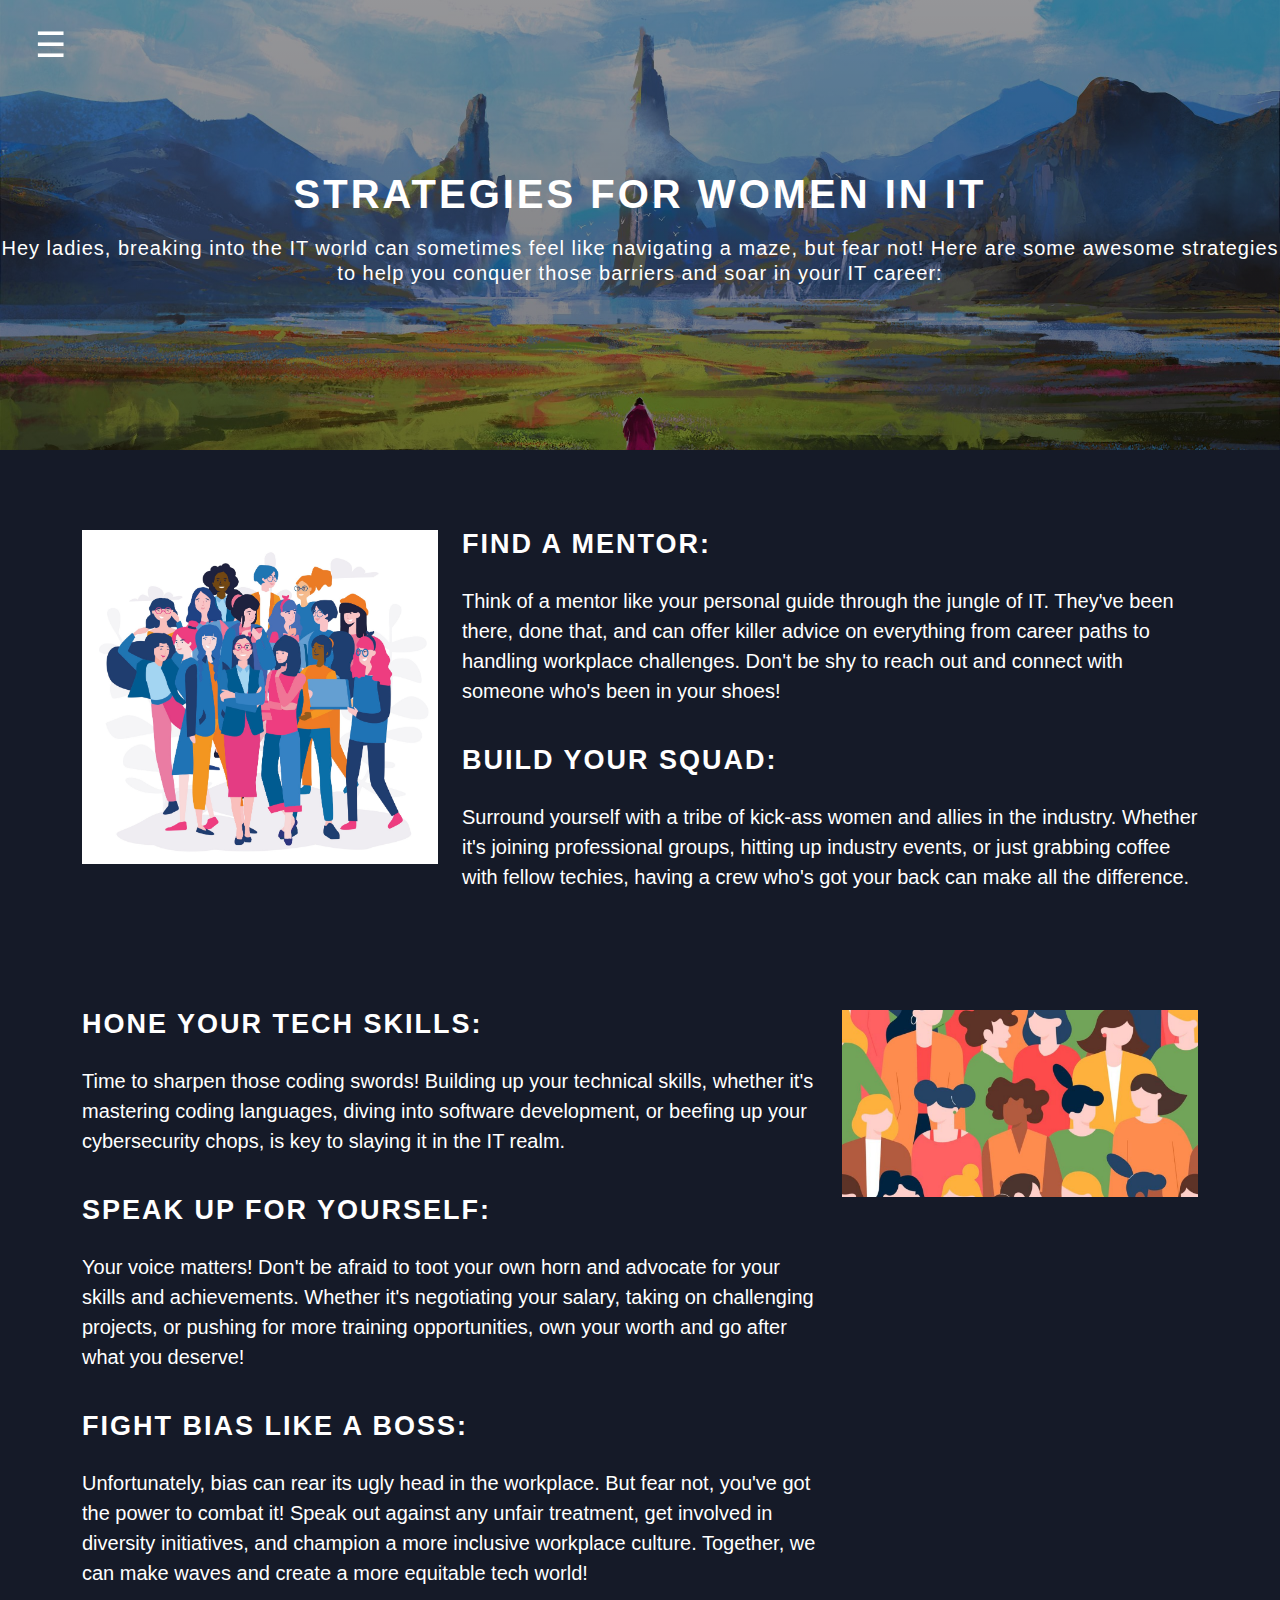
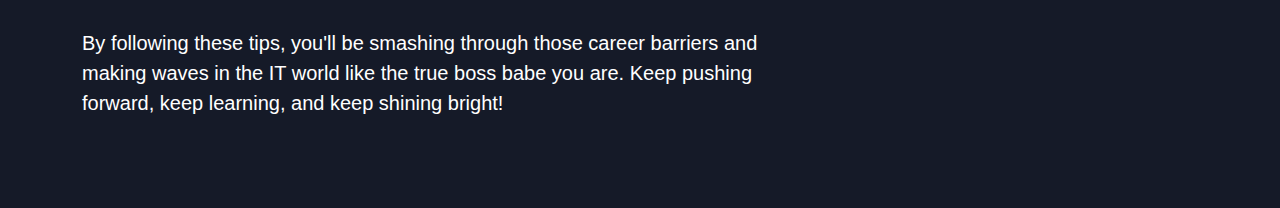
<file: 12COM Website V.3/strategy.html>
<!DOCTYPE html>
<html lang="en">
<head>
    <title>Strategies</title>
    <meta charset="utf-8">
    <meta name="viewport" content="width=device-width, initial-scale=1">
    <link href="https://cdn.jsdelivr.net/npm/bootstrap@5.3.3/dist/css/bootstrap.min.css" rel="stylesheet" integrity="sha384-QWTKZyjpPEjISv5WaRU9OFeRpok6YctnYmDr5pNlyT2bRjXh0JMhjY6hW+ALEwIH" crossorigin="anonymous">
    <link rel="stylesheet" href="css/strategy.css">
    <link rel="stylesheet" href="css/nav.css">
    <script src="js/nav.js"></script>
    <script src="https://cdn.jsdelivr.net/npm/bootstrap@5.3.3/dist/js/bootstrap.bundle.min.js" integrity="sha384-YvpcrYf0tY3lHB60NNkmXc5s9fDVZLESaAA55NDzOxhy9GkcIdslK1eN7N6jIeHz" crossorigin="anonymous"></script>
</head>
<body>
       <!-- Nav List -->
       <div id="sidenav" class="sidenav">
        <a href="javascript:void(0)" class="closebtn" onclick="closeNav()">&times;</a>
            <a href="index.html">Home</a>
            <a href="advantages.html">Advantages</a>
            <a href="inclusivity.html">AI Inclusivity</a>
            <a href="careers.html">Careers in IT</a>
            <a href="kaitiakitanga.html">Kaitiakitanga</a>
            <a href="education.html">Women Education</a>
            <a href="industry.html">Women Industry</a>
            <a href="#">&#8250;Women Strategy</a>
    </div>

    <!-- Nav Menu -->
    <span class="menu" onclick="openNav()">&#9776;</span>

    <!-- Page Wrapper -->
    <div id="page-wrapper">

        <div class="banner">
            <h1>Strategies for Women in IT</h1>
             <p class="bannertext">Hey ladies, breaking into the IT world can sometimes feel like navigating a maze, but fear not! Here are some awesome strategies to help you conquer those barriers and soar in your IT career:
            </p>
        </div>
        <div class="body-content">
                <section class="image-text">
                    <div class="container">
                        <div class="row">
                            <!-- 1st Image -->
                            <div class="col-md-4">
                                <img src="images/squad.jpg" class="img-responsive img-text img-1" alt="Group of Women in IT">
                            </div>
                            <div class="col-md-8">
                                <p class="image-text-text larger-text">
                                    <h2 class="div">Find a Mentor:</h2>
                                    <p class="paragraphs">
                                        Think of a mentor like your personal guide through the jungle of IT. They've been there, done that, and can offer killer advice on everything from career paths to handling workplace challenges. Don't be shy to reach out and connect with someone who's been in your shoes!
                                    </p>
                                    <h2 class="div">Build Your Squad:</h2>
                                    <p class="paragraphs">
                                        Surround yourself with a tribe of kick-ass women and allies in the industry. Whether it's joining professional groups, hitting up industry events, or just grabbing coffee with fellow techies, having a crew who's got your back can make all the difference.
                                </p>
                            </div>
                        </div>
                        <div class="row mt-5">
                            <div class="col-md-8">
                                <p class="image-text-text larger-text">
                                    <h2 class="div">Hone Your Tech Skills:</h2>
                                    <p class="paragraphs">
                                        Time to sharpen those coding swords! Building up your technical skills, whether it's mastering coding languages, diving into software development, or beefing up your cybersecurity chops, is key to slaying it in the IT realm.
                                    </p>
                                    <h2 class="div">Speak Up for Yourself:</h2>
                                    <p class="paragraphs">
                                        Your voice matters! Don't be afraid to toot your own horn and advocate for your skills and achievements. Whether it's negotiating your salary, taking on challenging projects, or pushing for more training opportunities, own your worth and go after what you deserve!
                                    </p>
                                    <h2 class="div">Fight Bias Like a Boss:</h2>
                                    <p class="paragraphs">
                                        Unfortunately, bias can rear its ugly head in the workplace. But fear not, you've got the power to combat it! Speak out against any unfair treatment, get involved in diversity initiatives, and champion a more inclusive workplace culture. Together, we can make waves and create a more equitable tech world!
                                    </p>
                                    <p class="paragraphs">By following these tips, you'll be smashing through those career barriers and making waves in the IT world like the true boss babe you are. Keep pushing forward, keep learning, and keep shining bright!
                                </p>
                            </div>
                            <!-- 2nd Image -->
                            <div class="col-md-4">
                                <img src="images/strategy.jpg" class="img-responsive img-text img-2" alt="Diverse group of people">
                            </div>
                        </div>
                    </div>
                </section>
            </div>
        </div>
<script>
    document.addEventListener('DOMContentLoaded', applyNavState);
</script>

</body>
</html>
</file>
<file: 12COM Website V.3/css/main.css>
@import url("https://fonts.googleapis.com/css?family=Open+Sans:400,400italic,600,600italic,800,800italic");

html,
body,
div {
	margin: 0;
	padding: 0;
	border: 0;
	font-size: 100%;
	font: inherit;
	vertical-align: baseline;
	overflow-x: hidden;
}

/* Basic */

body,
input,
select,
textarea {
	color: #fff;
	font-family: "Open Sans", Helvetica, sans-serif;
	font-size: 15pt;
	font-weight: 400;
	letter-spacing: 0.075em;
	line-height: 1.65em;
}

@media screen and (max-width: 1680px) {
	body,
	input,
	select,
	textarea {
		font-size: 13pt;
	}
}

@media screen and (max-width: 1280px) {
	body,
	input,
	select,
	textarea {
		font-size: 12pt;
		letter-spacing: 0.05em; 
	}
}

h1,
h2,
h3,
h4,
h5,
h6 {
	color: #fff;
	font-weight: 800;
	letter-spacing: 0.225em;
	line-height: 1em;
	margin: 0 0 1em 0;
	text-transform: uppercase;
}

/* Spotlight */

.spotlight {
	align-items: center;
	display: flex;
}

.spotlight .image {
	order: 1;
	border-radius: 0;
	width: 40%;
	margin-bottom: 0;
}

.spotlight .image img {
	border-radius: 0;
	width: 100%;
}

.spotlight .content {
	padding: 2em 4em 0.1em 4em;
	order: 2;
	max-width: 48em;
	width: 60%;
}

.spotlight:nth-child(2n) {
	flex-direction: row-reverse;
}

.spotlight:nth-child(1) {
	background-color: rgba(0, 0, 0, 0.075);
}

.spotlight:nth-child(2) {
	background-color: rgba(0, 0, 0, 0.15);
}

.spotlight:nth-child(3) {
	background-color: rgba(0, 0, 0, 0.225);
}

@media screen and (max-width: 1280px) {
	.spotlight .image {
		width: 45%;
	}
	.spotlight .content {
		width: 55%;
	}
}

@media screen and (max-width: 980px) {
	.spotlight {
		display: block;
	}
	.spotlight br {
		display: none;
	}
	.spotlight .image {
		width: 100%;
	}
	.spotlight .content {
		padding: 4em 3em 2em 3em;
		max-width: none;
		text-align: center;
		width: 85%;
	}
}

/* Wrapper */

.wrapper {
	padding: 6em 0 4em 0;
}

.wrapper>.inner {
	width: 60em;
	margin: 0 auto;
}

.wrapper.alt.style2 .spotlight .image img {
	filter: grayscale(10%) brightness(90%);
}

@media screen and (max-width: 1280px) {
	.wrapper>.inner {
		width: 90%;
	}
}

.wrapper.alt {
	padding: 0;
}

.wrapper.style1 {
	background-color: #21b2a6;
	color: #c7ebe8;
	text-align: center;
}

.wrapper.style2 {
	background-color: #2e3842;
	color: lightgray;
}

/* Banner */

#banner {
	display: flex;
	flex-direction: column;
	justify-content: center;
	height: 100vh;
	min-height: 35em;
	overflow: hidden;
	position: relative;
	text-align: center;
	background-color: rgba(0, 0, 0, 0.5);
}

#banner h2 {
	display: inline-block;
	font-size: 1.75em;
	opacity: 1;
	padding: 0.35em 1em;
	position: relative;
}

#banner h2:before,
#banner h2:after {
	background: #fff;
	content: '';
	display: block;
	height: 2px;
	position: absolute;
	width: 100%;
}

#banner h2:before {
	top: 0;
	left: 0;
}

#banner h2:after {
	bottom: 0;
	right: 0;
}

#banner p {
	letter-spacing: 0.225em;
	text-transform: uppercase;
}

#banner .more {
	text-decoration: none;
	border: none;
	bottom: 0;
	color: inherit;
	font-size: 0.8em;
	height: 8.5em;
	left: 50%;
	letter-spacing: 0.225em;
	margin-left: -8.5em;
	opacity: 1;
	outline: 0;
	padding-left: 0.225em;
	position: absolute;
	text-align: center;
	text-transform: uppercase;
	width: 16em;
	z-index: 1;
}

@media screen and (max-width: 1280px) {
	#banner .more {
	text-decoration: none;
	border: none;
	bottom: -5%;
	color: inherit;
	font-size: 0.8em;
	height: 8.5em;
	left: 50%;
	letter-spacing: 0.225em;
	margin-left: -8.5em;
	opacity: 1;
	outline: 0;
	padding-left: 0.225em;
	position: absolute;
	text-align: center;
	text-transform: uppercase;
	width: 16em;
	z-index: 1;
	}
}

#banner .more:after {
	background-image: url("images/arrow.svg");
	background-position: center;
	background-repeat: no-repeat;
	background-size: contain;
	bottom: 4em;
	content: '';
	display: block;
	height: 1.5em;
	left: 50%;
	margin: 0 0 0 -0.75em;
	position: absolute;
	width: 1.5em;
}

/* Landing */

body.landing #page-wrapper {
	background-image: url("images/clean.jpeg") ;
	background-attachment: fixed;
	background-position: center center;
	background-repeat: no-repeat;
	background-size: cover;
	padding-top: 0;
}
</file>
<file: 12COM Website V.3/css/nav.css>
/* Navbar style */
.sidenav {
    height: 100%;
    width: 0;
    position: fixed;
    z-index: 1;
    top: 0;
    left: 0;
    background-color: #181d22;
    overflow-x: hidden;
    transition: 0.5s;
    padding-top: 100px;
}

.sidenav a {
    padding: 9px 9px 9px 32px;
    text-decoration: none;
    font-size: 18px;
    color: #9c9696;
    display: block;
    transition: 0.3s;
    font-family: sans-serif;
    letter-spacing: 0.5px;
}

.sidenav a:hover {
    color: #f1f1f1;
}

.sidenav .closebtn {
    position: absolute;
    top: 0;
    right: 25px;
    font-size: 36px;
    margin-left: 50px;
}

/* Nav Breakpoints */
@media screen and (max-height: 450px) {
    .sidenav {padding-top: 55px;}
    .sidenav a {font-size: 12px;}
}

@media screen and (max-width: 450px) {
    .sidenav {padding-top: 55px;}
    .sidenav a {font-size: 12px;}
}

/* Style for Navbar Menu */
.menu {
    position: fixed;
    left: 35px;
    top: 5%;
    transform: translateY(-50%);
    font-size: 35px;
    cursor: pointer;
    color: #ffffff;
    z-index: 9999;
}

.sidenav-open .menu {
    display: none;
}

#page-wrapper {
 transition: margin-left 0.5s;
}
</file>
<file: 12COM Website V.3/css/advantages.css>
body {
    background-color: rgb(21, 26, 40);
    margin: 0;
    padding: 0;
    font-family: 'Roboto', sans-serif; 
    color: #ffffff; 
    display: flex;
    min-height: 100vh;
    flex-direction: column;
}

.banner {
    background-image: linear-gradient(rgba(0, 0, 0, 0.5), rgba(0, 0, 0, 0.5)), url("images/banner.jpg");
    text-align: center;
    padding: 20vh 0; 
    width: 100%;
    height: 50vh;
    background-position: center center;
    background-repeat: no-repeat;
    background-size: cover;
}

.banner h1 {
    color: #fff;
    font-weight: 800;
    letter-spacing: 3px;
    line-height: 29px;
    margin: 0 0 27px 0;
    text-transform: uppercase;
}

.banner p {
    color: #fff;
    font-family: "Open Sans", Helvetica, sans-serif;
    font-size: 20px;
    font-weight: 400;
    letter-spacing: 1px;
    line-height: 24.75px;
}
@media (min-width: 768px)  and (max-width: 1199px) {
    .banner h1 {
        font-size: 32px;
    }

    .banner p {
        font-size: 12px;
    }
}
@media (max-width: 767px) {
    .banner h1 {
        font-size: 14px;
    }

    .banner p {
        font-size: 12px;
    }
}
@media (max-width: 575px) {
    .banner h1 {
        font-size: 18px;
    }

    .banner p {
        font-size: 9px;
    }
}
.body-content {
    flex: 1;
    display: flex;
    flex-direction: column;
}

.image-text-text {
    margin-top: 30px;
}

.image-text {
    padding-top: 50px;
    padding-bottom: 50px;
    text-align: left;
    font-size: 21px;
}

.paragraphs {
    margin-bottom: 40px;
}

.div {
    margin-top: 50px;
    color: #fff;
    font-weight: 700;
    letter-spacing: 2px;
    line-height: 29px;
    margin: 0 0 27px 0;
    text-transform: uppercase;
    font-size: 28px;
}

.img-1 {
    margin-top: 30px;
}

.img-2 {
    max-width: 100%;
    height: auto;
    margin-top: 30px;
}

/* Large devices */
@media (min-width: 992px) {
    .img-1,
    .img-2 {
        margin-left: 0;
        width: 100%;
    }
}

/* Medium devices */
@media (min-width: 768px) and (max-width: 1199px) {
    .img-1,
    .img_2 {
        margin-left: -15px;
        width: 100%;
    }
}

/* Small devices */
@media (max-width: 767px) {
    .img-1,
    .img-2 {
        margin-left: -15px;
        width: 80%;
    }
}

/* Extra small devices */
@media (max-width: 575px) {
    .img-1,
    .img_2 {
        margin-left: -15px;
        width: 80%;
    }
}
.bannertext {
    margin-bottom: 1px;
}
/* Large devices */
@media (min-width: 992px) {
    .paragraphs {
        font-size: 20px;
    }

    .div {
        font-size: 27px;
    }
}
/* Medium devices */
@media (min-width: 768px)  and (max-width: 1199px) {
    .paragraphs {
        font-size: 12px;
    }

    .div {
        font-size: 20px;
    }
}
/* Small devices */
@media (max-width: 767px) {
    .paragraphs {
        font-size: 15px;
    }

    .div {
        font-size: 16px;
    }
}
/* Extra small devices */
@media (max-width: 575px) {
    .paragraphs {
        font-size: 12px;
    }

    .div {
        font-size: 13px;
    }
}
</file>
<file: 12COM Website V.3/css/careers.css>
body {
    background-color: rgb(21, 26, 40);
    margin: 0;
    padding: 0;
    font-family: 'Roboto', sans-serif; 
    color: #ffffff; 
    display: flex;
    min-height: 100vh;
    flex-direction: column;
}

.banner {
    background-image: linear-gradient(rgba(0, 0, 0, 0.4), rgba(0, 0, 0, 0.5)), url("images/banner3.jpg");
    text-align: center;
    padding: 20vh 0; 
    width: 100%;
    height: 50vh;
    background-position: center center;
    background-repeat: no-repeat;
    background-size: cover;
}

.banner h1 {
    color: #fff;
    font-weight: 800;
    letter-spacing: 3px;
    line-height: 29px;
    margin: 0 0 27px 0;
    text-transform: uppercase;
}

.banner p {
    color: #fff;
    font-family: "Open Sans", Helvetica, sans-serif;
    font-size: 20px;
    font-weight: 400;
    letter-spacing: 1px;
    line-height: 24.75px;
}
@media (min-width: 768px)  and (max-width: 1199px) {
    .banner h1 {
        font-size: 32px;
    }

    .banner p {
        font-size: 12px;
    }
}
@media (max-width: 767px) {
    .banner h1 {
        font-size: 14px;
    }

    .banner p {
        font-size: 12px;
    }
}
@media (max-width: 575px) {
    .banner h1 {
        font-size: 18px;
    }

    .banner p {
        font-size: 9px;
    }
}
.body-content {
    flex: 1;
    display: flex;
    flex-direction: column;
}

.image-text-text {
    margin-top: 30px;
}

.image-text {
    padding-top: 50px;
    padding-bottom: 50px;
    text-align: left;
    font-size: 21px;
}

.paragraphs {
    margin-bottom: 40px;
}

.div {
    margin-top: 50px;
    color: #fff;
    font-weight: 700;
    letter-spacing: 2px;
    line-height: 29px;
    margin: 0 0 27px 0;
    text-transform: uppercase;
    font-size: 28px;
}

.img-1 {
    margin-top: 30px;
}

.img-2 {
    max-width: 100%;
    height: auto;
    margin-top: 30px;
}

/* Large devices */
@media (min-width: 992px) {
    .img-1,
    .img-2 {
        margin-left: 0;
        width: 100%;
    }
}

/* Medium devices */
@media (min-width: 768px) and (max-width: 1199px) {
    .img-1,
    .img_2 {
        margin-left: -15px;
        width: 100%;
    }
}

/* Small devices */
@media (max-width: 767px) {
    .img-1,
    .img-2 {
        margin-left: -15px;
        width: 80%;
    }
}

/* Extra small devices */
@media (max-width: 575px) {
    .img-1,
    .img_2 {
        margin-left: -15px;
        width: 80%;
    }
}
.bannertext {
    margin-bottom: 1px;
}
/* Large devices */
@media (min-width: 992px) {
    .paragraphs {
        font-size: 20px;
    }

    .div {
        font-size: 27px;
    }
}
/* Medium devices */
@media (min-width: 768px)  and (max-width: 1199px) {
    .paragraphs {
        font-size: 12px;
    }

    .div {
        font-size: 20px;
    }
}
/* Small devices */
@media (max-width: 767px) {
    .paragraphs {
        font-size: 15px;
    }

    .div {
        font-size: 16px;
    }
}
/* Extra small devices */
@media (max-width: 575px) {
    .paragraphs {
        font-size: 12px;
    }

    .div {
        font-size: 13px;
    }
}
</file>
<file: 12COM Website V.3/css/education.css>
body {
    background-color: rgb(21, 26, 40);
    margin: 0;
    padding: 0;
    font-family: 'Roboto', sans-serif; 
    color: #ffffff; 
    display: flex;
    min-height: 100vh;
    flex-direction: column;
}

.banner {
    background-image: linear-gradient(rgba(0, 0, 0, 0.6), rgba(0, 0, 0, 0.6)), url("images/banner5.jpg");
    text-align: center;
    padding: 20vh 0; 
    width: 100%;
    height: 50vh;
    background-position: center center;
    background-repeat: no-repeat;
    background-size: cover;
}

.banner h1 {
    color: #fff;
    font-weight: 800;
    letter-spacing: 3px;
    line-height: 29px;
    margin: 0 0 27px 0;
    text-transform: uppercase;
}

.banner p {
    color: #fff;
    font-family: "Open Sans", Helvetica, sans-serif;
    font-size: 20px;
    font-weight: 400;
    letter-spacing: 1px;
    line-height: 24.75px;
}
@media (min-width: 768px)  and (max-width: 1199px) {
    .banner h1 {
        font-size: 32px;
    }

    .banner p {
        font-size: 12px;
    }
}
@media (max-width: 767px) {
    .banner h1 {
        font-size: 14px;
    }

    .banner p {
        font-size: 12px;
    }
}
@media (max-width: 575px) {
    .banner h1 {
        font-size: 18px;
    }

    .banner p {
        font-size: 9px;
    }
}
.body-content {
    flex: 1;
    display: flex;
    flex-direction: column;
}

.image-text-text {
    margin-top: 30px;
}

.image-text {
    padding-top: 50px;
    padding-bottom: 50px;
    text-align: left;
    font-size: 21px;
}

.paragraphs {
    margin-bottom: 40px;
}

.div {
    margin-top: 50px;
    color: #fff;
    font-weight: 700;
    letter-spacing: 2px;
    line-height: 29px;
    margin: 0 0 27px 0;
    text-transform: uppercase;
    font-size: 28px;
}

.img-1 {
    margin-top: 30px;
}

.img-2 {
    max-width: 100%;
    height: auto;
    margin-top: 30px;
}

/* Large devices */
@media (min-width: 992px) {
    .img-1,
    .img-2 {
        margin-left: 0;
        width: 100%;
    }
}

/* Medium devices */
@media (min-width: 768px) and (max-width: 1199px) {
    .img-1,
    .img_2 {
        margin-left: -15px;
        width: 100%;
    }
}

/* Small devices */
@media (max-width: 767px) {
    .img-1,
    .img-2 {
        margin-left: -15px;
        width: 80%;
    }
}

/* Extra small devices */
@media (max-width: 575px) {
    .img-1,
    .img_2 {
        margin-left: -15px;
        width: 80%;
    }
}
.bannertext {
    margin-bottom: 1px;
}
/* Large devices */
@media (min-width: 992px) {
    .paragraphs {
        font-size: 20px;
    }

    .div {
        font-size: 27px;
    }
}
/* Medium devices */
@media (min-width: 768px)  and (max-width: 1199px) {
    .paragraphs {
        font-size: 12px;
    }

    .div {
        font-size: 20px;
    }
}
/* Small devices */
@media (max-width: 767px) {
    .paragraphs {
        font-size: 15px;
    }

    .div {
        font-size: 16px;
    }
}
/* Extra small devices */
@media (max-width: 575px) {
    .paragraphs {
        font-size: 12px;
    }

    .div {
        font-size: 13px;
    }
}
</file>
<file: 12COM Website V.3/css/inclusivity.css>
body {
    background-color: rgb(21, 26, 40);
    margin: 0;
    padding: 0;
    font-family: 'Roboto', sans-serif; 
    color: #ffffff; 
    display: flex;
    min-height: 100vh;
    flex-direction: column;
}

.banner {
    background-image: linear-gradient(rgba(0, 0, 0, 0.5), rgba(0, 0, 0, 0.6)), url("images/banner2.jpg");
    text-align: center;
    padding: 20vh 0; 
    width: 100%;
    height: 50vh;
    background-position: center center;
    background-repeat: no-repeat;
    background-size: cover;
}

.banner h1 {
    color: #fff;
    font-weight: 800;
    letter-spacing: 3px;
    line-height: 29px;
    margin: 0 0 27px 0;
    text-transform: uppercase;
}

.banner p {
    color: #fff;
    font-family: "Open Sans", Helvetica, sans-serif;
    font-size: 16px;
    font-weight: 400;
    letter-spacing: 1px;
    line-height: 24.75px;
}
@media (min-width: 768px)  and (max-width: 1199px) {
    .banner h1 {
        font-size: 32px;
    }

    .banner p {
        font-size: 10px;
    }
}
@media (max-width: 767px) {
    .banner h1 {
        font-size: 17px;
        margin-top: -100px;
    }

    .banner p {
        font-size: 4x;
    }
}
@media (max-width: 575px) {
    .banner h1 {
        font-size: 18px;
        margin-top: -100px;
    }

    .banner p {
        font-size: 9px;
    }
}
.body-content {
    flex: 1;
    display: flex;
    flex-direction: column;
}

.image-text-text {
    margin-top: 30px;
}

.image-text {
    padding-top: 50px;
    padding-bottom: 50px;
    text-align: left;
    font-size: 21px;
}

.paragraphs {
    margin-bottom: 40px;
}

.div {
    margin-top: 50px;
    color: #fff;
    font-weight: 700;
    letter-spacing: 2px;
    line-height: 29px;
    margin: 0 0 27px 0;
    text-transform: uppercase;
    font-size: 28px;
}

.img-1 {
    margin-top: 30px;
}

.img-2 {
    max-width: 100%;
    height: auto;
    margin-top: 30px;
}

/* Large devices */
@media (min-width: 992px) {
    .img-1,
    .img-2 {
        margin-left: 0;
        width: 100%;
    }
}

/* Medium devices */
@media (min-width: 768px) and (max-width: 1199px) {
    .img-1,
    .img_2 {
        margin-left: -15px;
        width: 100%;
    }
}

/* Small devices */
@media (max-width: 767px) {
    .img-1,
    .img-2 {
        margin-left: -15px;
        width: 80%;
    }
}

/* Extra small devices */
@media (max-width: 575px) {
    .img-1,
    .img_2 {
        margin-left: -15px;
        width: 80%;
    }
}
.bannertext {
    margin-bottom: 1px;
}
/* Large devices */
@media (min-width: 992px) {
    .paragraphs {
        font-size: 20px;
    }

    .div {
        font-size: 27px;
    }
}
/* Medium devices */
@media (min-width: 768px)  and (max-width: 1199px) {
    .paragraphs {
        font-size: 12px;
    }

    .div {
        font-size: 20px;
    }
}
/* Small devices */
@media (max-width: 767px) {
    .paragraphs {
        font-size: 15px;
    }

    .div {
        font-size: 16px;
    }
}
/* Extra small devices */
@media (max-width: 575px) {
    .paragraphs {
        font-size: 12px;
    }

    .div {
        font-size: 13px;
    }
}
</file>
<file: 12COM Website V.3/css/industry.css>
body {
    background-color: rgb(21, 26, 40);
    margin: 0;
    padding: 0;
    font-family: 'Roboto', sans-serif; 
    color: #ffffff; 
    display: flex;
    min-height: 100vh;
    flex-direction: column;
}

.banner {
    background-image: linear-gradient(rgba(0, 0, 0, 0.3), rgba(0, 0, 0, 0.4)), url("images/banner6.jpg");
    text-align: center;
    padding: 20vh 0; 
    width: 100%;
    height: 50vh;
    background-position: center center;
    background-repeat: no-repeat;
    background-size: cover;
}

.banner h1 {
    color: #fff;
    font-weight: 800;
    letter-spacing: 3px;
    line-height: 29px;
    margin: 0 0 27px 0;
    text-transform: uppercase;
}

.banner p {
    color: #fff;
    font-family: "Open Sans", Helvetica, sans-serif;
    font-size: 17px;
    font-weight: 400;
    letter-spacing: 1px;
    line-height: 24.75px;
}
@media (min-width: 768px)  and (max-width: 1199px) {
    .banner h1 {
        font-size: 32px;
    }

    .banner p {
        font-size: 12px;
    }
}
@media (max-width: 767px) {
    .banner h1 {
        font-size: 14px;
    }

    .banner p {
        font-size: 12px;
    }
}
@media (max-width: 575px) {
    .banner h1 {
        font-size: 18px;
    }

    .banner p {
        font-size: 9px;
    }
}
.body-content {
    flex: 1;
    display: flex;
    flex-direction: column;
}

.image-text-text {
    margin-top: 30px;
}

.image-text {
    padding-top: 50px;
    padding-bottom: 50px;
    text-align: left;
    font-size: 21px;
}

.paragraphs {
    margin-bottom: 40px;
}

.div {
    margin-top: 50px;
    color: #fff;
    font-weight: 700;
    letter-spacing: 2px;
    line-height: 29px;
    margin: 0 0 27px 0;
    text-transform: uppercase;
    font-size: 28px;
}

.img-1 {
    margin-top: 30px;
}

.img-2 {
    max-width: 100%;
    height: auto;
    margin-top: 30px;
}

/* Large devices */
@media (min-width: 992px) {
    .img-1,
    .img-2 {
        margin-left: 0;
        width: 100%;
    }
}

/* Medium devices */
@media (min-width: 768px) and (max-width: 1199px) {
    .img-1,
    .img_2 {
        margin-left: -15px;
        width: 100%;
    }
}

/* Small devices */
@media (max-width: 767px) {
    .img-1,
    .img-2 {
        margin-left: -15px;
        width: 80%;
    }
}

/* Extra small devices */
@media (max-width: 575px) {
    .img-1,
    .img_2 {
        margin-left: -15px;
        width: 80%;
    }
}
.bannertext {
    margin-bottom: 1px;
}
/* Large devices */
@media (min-width: 992px) {
    .paragraphs {
        font-size: 20px;
    }

    .div {
        font-size: 27px;
    }
}
/* Medium devices */
@media (min-width: 768px)  and (max-width: 1199px) {
    .paragraphs {
        font-size: 12px;
    }

    .div {
        font-size: 20px;
    }
}
/* Small devices */
@media (max-width: 767px) {
    .paragraphs {
        font-size: 15px;
    }

    .div {
        font-size: 16px;
    }
}
/* Extra small devices */
@media (max-width: 575px) {
    .paragraphs {
        font-size: 12px;
    }

    .div {
        font-size: 13px;
    }
}
</file>
<file: 12COM Website V.3/css/kaitiakitanga.css>
body {
    background-color: rgb(21, 26, 40);
    margin: 0;
    padding: 0;
    font-family: 'Roboto', sans-serif; 
    color: #ffffff; 
    display: flex;
    min-height: 100vh;
    flex-direction: column;
}

.banner {
    background-image: linear-gradient(rgba(0, 0, 0, 0.4), rgba(0, 0, 0, 0.6)), url("images/banner4.jpg");
    text-align: center;
    padding: 20vh 0; 
    width: 100%;
    height: 50vh;
    background-position: center center;
    background-repeat: no-repeat;
    background-size: cover;
}

.banner h1 {
    color: #fff;
    font-weight: 800;
    letter-spacing: 3px;
    line-height: 29px;
    margin: 0 0 27px 0;
    text-transform: uppercase;
}

.banner p {
    color: #fff;
    font-family: "Open Sans", Helvetica, sans-serif;
    font-size: 20px;
    font-weight: 400;
    letter-spacing: 1px;
    line-height: 24.75px;
}
@media (min-width: 768px)  and (max-width: 1199px) {
    .banner h1 {
        font-size: 32px;
    }

    .banner p {
        font-size: 12px;
    }
}
@media (max-width: 767px) {
    .banner h1 {
        font-size: 14px;
    }

    .banner p {
        font-size: 12px;
    }
}
@media (max-width: 575px) {
    .banner h1 {
        font-size: 18px;
    }

    .banner p {
        font-size: 9px;
    }
}
.body-content {
    flex: 1;
    display: flex;
    flex-direction: column;
}

.image-text-text {
    margin-top: 30px;
}

.image-text {
    padding-top: 50px;
    padding-bottom: 50px;
    text-align: left;
    font-size: 21px;
}

.paragraphs {
    margin-bottom: 40px;
}

.div {
    margin-top: 50px;
    color: #fff;
    font-weight: 700;
    letter-spacing: 2px;
    line-height: 29px;
    margin: 0 0 27px 0;
    text-transform: uppercase;
    font-size: 28px;
}

.img-1 {
    margin-top: 30px;
}

.img-2 {
    max-width: 100%;
    height: auto;
    margin-top: 30px;
}

/* Large devices */
@media (min-width: 992px) {
    .img-1,
    .img-2 {
        margin-left: 0;
        width: 100%;
    }
}

/* Medium devices */
@media (min-width: 768px) and (max-width: 1199px) {
    .img-1,
    .img_2 {
        margin-left: -15px;
        width: 100%;
    }
}

/* Small devices */
@media (max-width: 767px) {
    .img-1,
    .img-2 {
        margin-left: -15px;
        width: 80%;
    }
}

/* Extra small devices */
@media (max-width: 575px) {
    .img-1,
    .img_2 {
        margin-left: -15px;
        width: 80%;
    }
}
.bannertext {
    margin-bottom: 1px;
}
/* Large devices */
@media (min-width: 992px) {
    .paragraphs {
        font-size: 20px;
    }

    .div {
        font-size: 27px;
    }
}
/* Medium devices */
@media (min-width: 768px)  and (max-width: 1199px) {
    .paragraphs {
        font-size: 12px;
    }

    .div {
        font-size: 20px;
    }
}
/* Small devices */
@media (max-width: 767px) {
    .paragraphs {
        font-size: 15px;
    }

    .div {
        font-size: 16px;
    }
}
/* Extra small devices */
@media (max-width: 575px) {
    .paragraphs {
        font-size: 12px;
    }

    .div {
        font-size: 13px;
    }
}
</file>
<file: 12COM Website V.3/css/strategy.css>
body {
    background-color: rgb(21, 26, 40);
    margin: 0;
    padding: 0;
    font-family: 'Roboto', sans-serif; 
    color: #ffffff; 
    display: flex;
    min-height: 100vh;
    flex-direction: column;
}

.banner {
    background-image: linear-gradient(rgba(0, 0, 0, 0.4), rgba(0, 0, 0, 0.5)), url("images/banner7.jpg");
    text-align: center;
    padding: 20vh 0; 
    width: 100%;
    height: 50vh;
    background-position: center center;
    background-repeat: no-repeat;
    background-size: cover;
}

.banner h1 {
    color: #fff;
    font-weight: 800;
    letter-spacing: 3px;
    line-height: 29px;
    margin: 0 0 27px 0;
    text-transform: uppercase;
}

.banner p {
    color: #fff;
    font-family: "Open Sans", Helvetica, sans-serif;
    font-size: 20px;
    font-weight: 400;
    letter-spacing: 1px;
    line-height: 24.75px;
}
@media (min-width: 768px)  and (max-width: 1199px) {
    .banner h1 {
        font-size: 32px;
    }

    .banner p {
        font-size: 12px;
    }
}
@media (max-width: 767px) {
    .banner h1 {
        font-size: 14px;
    }

    .banner p {
        font-size: 12px;
    }
}
@media (max-width: 575px) {
    .banner h1 {
        font-size: 18px;
    }

    .banner p {
        font-size: 9px;
    }
}
.body-content {
    flex: 1;
    display: flex;
    flex-direction: column;
}

.image-text-text {
    margin-top: 30px;
}

.image-text {
    padding-top: 50px;
    padding-bottom: 50px;
    text-align: left;
    font-size: 21px;
}

.paragraphs {
    margin-bottom: 40px;
}

.div {
    margin-top: 50px;
    color: #fff;
    font-weight: 700;
    letter-spacing: 2px;
    line-height: 29px;
    margin: 0 0 27px 0;
    text-transform: uppercase;
    font-size: 28px;
}

.img-1 {
    margin-top: 30px;
}

.img-2 {
    max-width: 100%;
    height: auto;
    margin-top: 30px;
}

/* Large devices */
@media (min-width: 992px) {
    .img-1,
    .img-2 {
        margin-left: 0;
        width: 100%;
    }
}

/* Medium devices */
@media (min-width: 768px) and (max-width: 1199px) {
    .img-1,
    .img_2 {
        margin-left: -15px;
        width: 100%;
    }
}

/* Small devices */
@media (max-width: 767px) {
    .img-1,
    .img-2 {
        margin-left: -15px;
        width: 80%;
    }
}

/* Extra small devices */
@media (max-width: 575px) {
    .img-1,
    .img_2 {
        margin-left: -15px;
        width: 80%;
    }
}
.bannertext {
    margin-bottom: 1px;
}
/* Large devices */
@media (min-width: 992px) {
    .paragraphs {
        font-size: 20px;
    }

    .div {
        font-size: 27px;
    }
}
/* Medium devices */
@media (min-width: 768px)  and (max-width: 1199px) {
    .paragraphs {
        font-size: 12px;
    }

    .div {
        font-size: 20px;
    }
}
/* Small devices */
@media (max-width: 767px) {
    .paragraphs {
        font-size: 15px;
    }

    .div {
        font-size: 16px;
    }
}
/* Extra small devices */
@media (max-width: 575px) {
    .paragraphs {
        font-size: 12px;
    }

    .div {
        font-size: 13px;
    }
}
</file>
